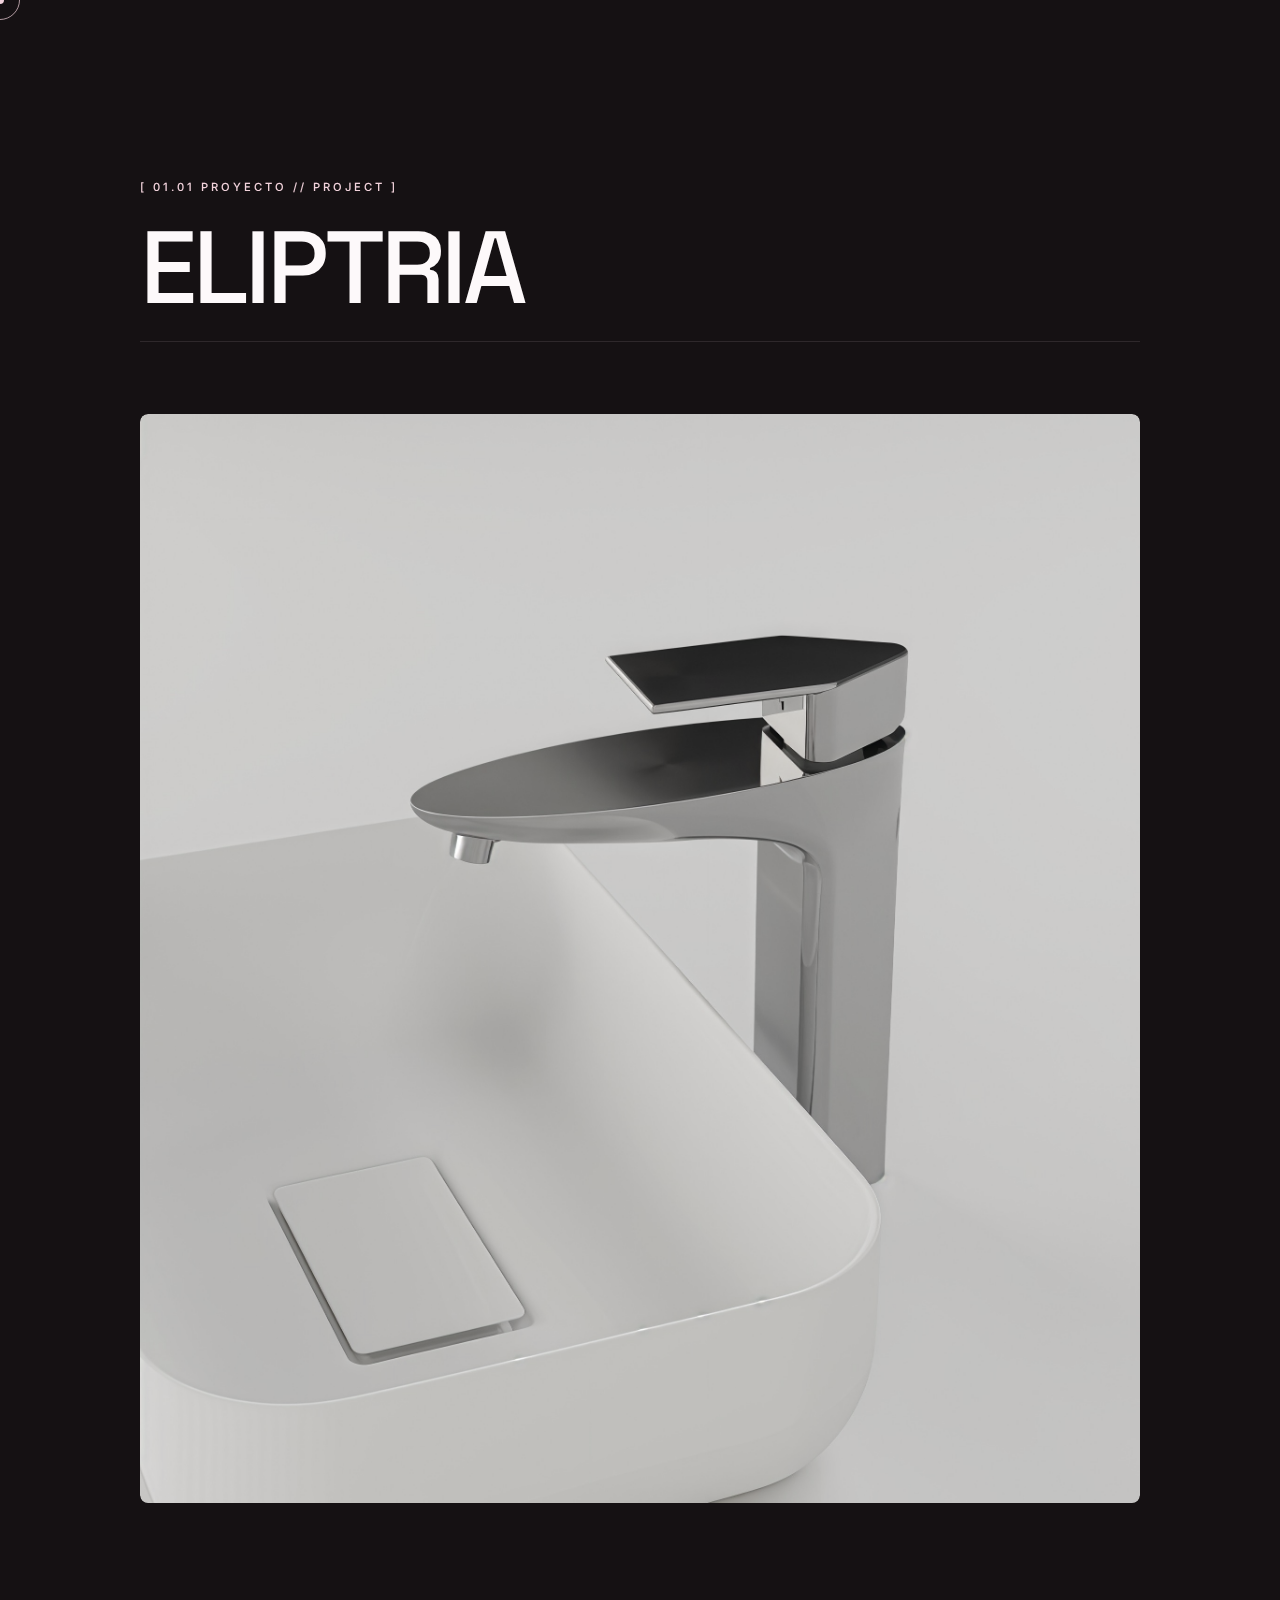
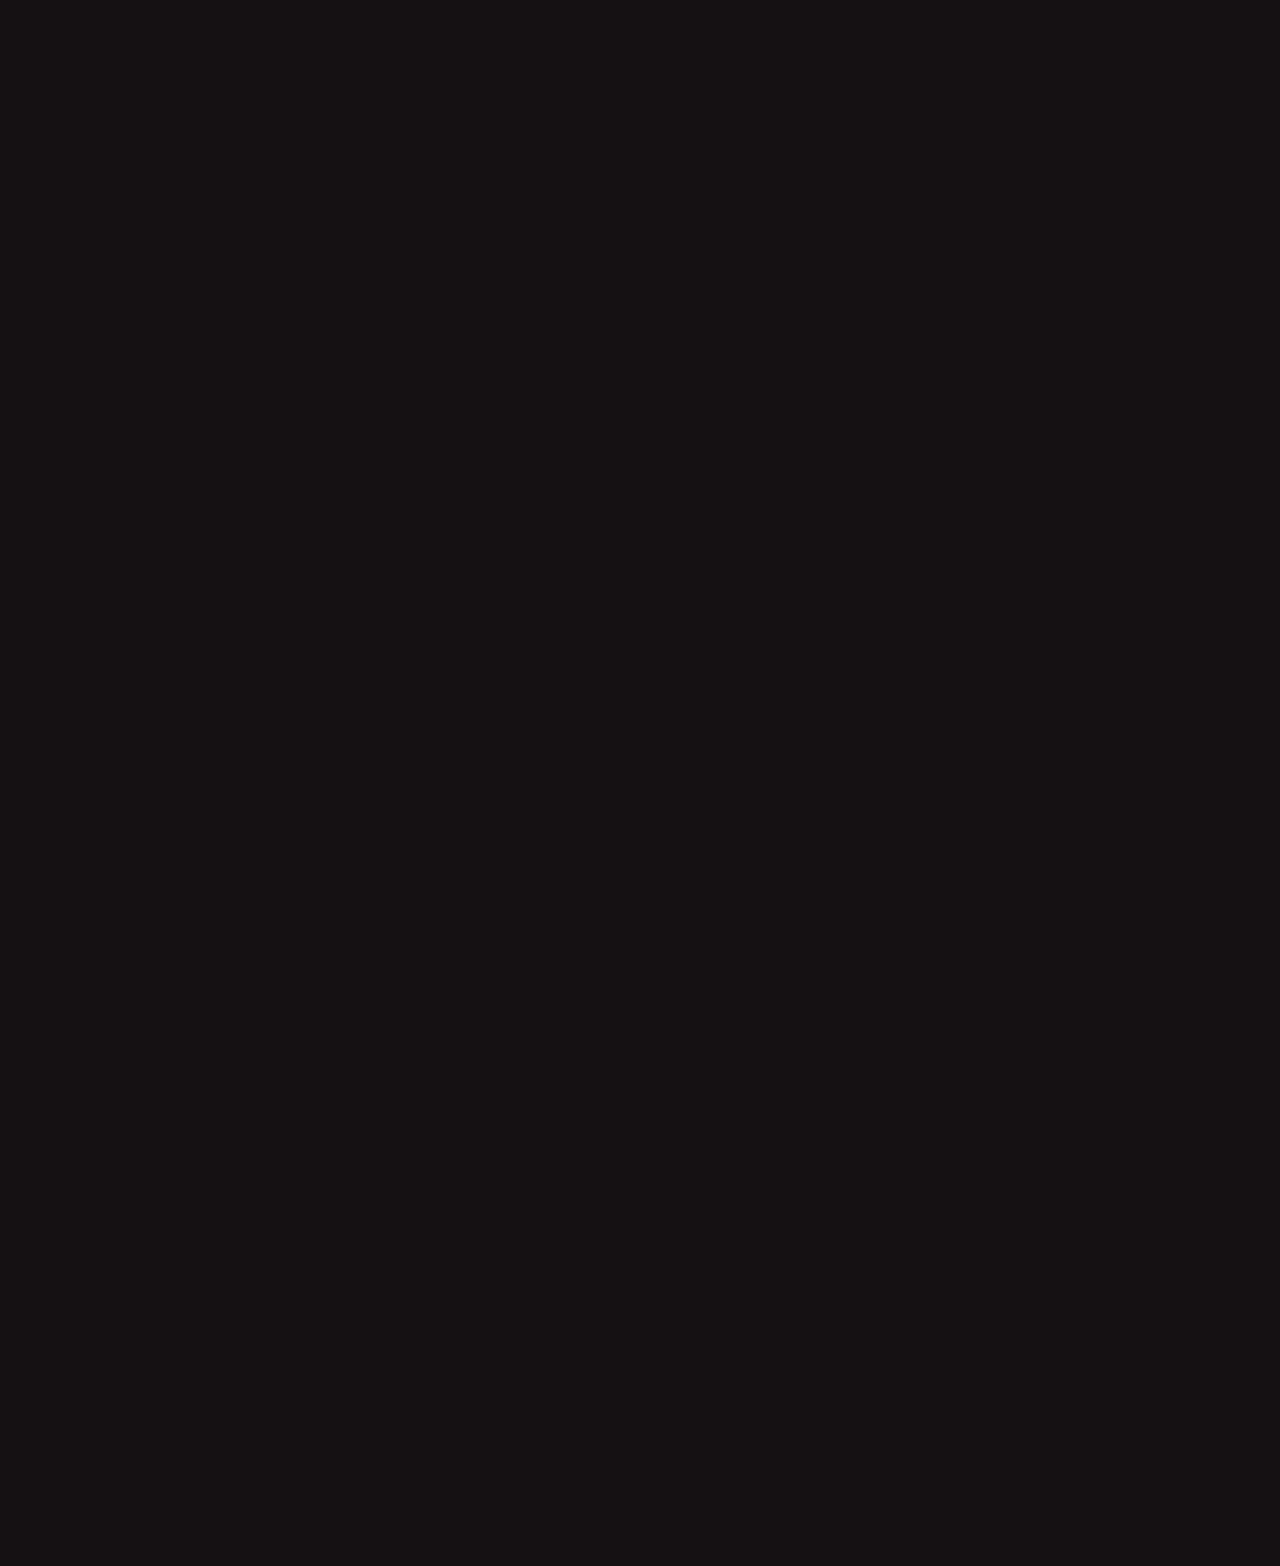
<file: eliptria.html>
<!DOCTYPE html>
<html lang="es" style="scroll-behavior: smooth;">
<head>
    <meta charset="UTF-8">
    <meta name="viewport" content="width=device-width, initial-scale=1.0, maximum-scale=1.0">
    <title>ELIPTRIA | M | B. // Proyecto</title>
    <link href="https://fonts.googleapis.com/css2?family=Inter:wght@300;400;500;600&family=Space+Grotesk:wght@400;500;700&display=swap" rel="stylesheet">
    <style>
        :root { --dark-abyss: #151113; --tech-grid: rgba(255, 240, 245, 0.03); --border-strict: rgba(230, 215, 220, 0.12); --white-solid: #FDF9FA; --dim-grey: #AFA5A8; --accent-pastel: #F2D3DC; --cursor-bg: rgba(216, 162, 179, 0.15); --font-massive: 'Space Grotesk', sans-serif; --font-data: 'Inter', sans-serif; }
        body.light-mode { --dark-abyss: #FCF9FA; --tech-grid: rgba(0, 0, 0, 0.03); --border-strict: rgba(0, 0, 0, 0.12); --white-solid: #221A1D; --dim-grey: #7B6F73; --accent-pastel: #B05574; --cursor-bg: rgba(194, 130, 150, 0.12); }
        * { margin: 0; padding: 0; box-sizing: border-box; }
        body { background-color: var(--dark-abyss); color: var(--white-solid); font-family: var(--font-data); overflow-x: hidden; -webkit-font-smoothing: antialiased; cursor: none; transition: background-color 0.4s ease, color 0.4s ease; }
        html[lang="en"] .lang-es, html[lang="es"] .lang-en { display: none !important; }
        ::-webkit-scrollbar { width: 4px; } ::-webkit-scrollbar-thumb { background: var(--border-strict); border-radius: 10px; }
        
        .overlay-architecture { position: fixed; top: 0; left: 0; width: 100vw; height: 100vh; background-image: linear-gradient(var(--tech-grid) 1px, transparent 1px), linear-gradient(90deg, var(--tech-grid) 1px, transparent 1px); background-size: 7vw 7vw; z-index: -1; pointer-events: none; opacity: 0; animation: bootGrid 1.2s cubic-bezier(0.16, 1, 0.3, 1) forwards; }
        @keyframes bootGrid { 0% { opacity: 0; transform: scale(1.05) translateY(20px); } 100% { opacity: 1; transform: scale(1) translateY(0); } }
        
        .reveal { opacity: 0; transform: translateY(60px) scale(0.95) rotateX(-5deg); filter: blur(10px); transition: opacity 0.6s ease, transform 0.8s cubic-bezier(0.175, 0.885, 0.32, 1.05), filter 0.6s ease; will-change: opacity, transform, filter; }
        .reveal.is-visible { opacity: 1; transform: translateY(0) scale(1) rotateX(0deg); filter: blur(0px); }
        .delay-050 { transition-delay: 30ms; } .delay-100 { transition-delay: 60ms; } .delay-150 { transition-delay: 90ms; } .delay-200 { transition-delay: 120ms; } .delay-250 { transition-delay: 150ms; } .delay-300 { transition-delay: 180ms; }
        
        #cursor-dot { width: 8px; height: 8px; background: var(--accent-pastel); border-radius: 50%; position: fixed; pointer-events: none; transform: translate(-50%, -50%); z-index: 9999; transition: opacity 0.2s;}
        #cursor-ring { width: 40px; height: 40px; border: 1px solid var(--accent-pastel); border-radius: 50%; position: fixed; pointer-events: none; opacity: 0.7; transform: translate(-50%, -50%); z-index: 9998; transition: width 0.2s cubic-bezier(0.2, 1, 0.3, 1), height 0.2s cubic-bezier(0.2, 1, 0.3, 1), background-color 0.2s, opacity 0.2s; }
        
        #main-header { position: fixed; top: 18px; left: 50%; transform: translateX(-50%); width: max-content; padding: 8px 12px 8px 24px; background: rgba(21, 17, 19, 0.78); backdrop-filter: blur(16px); border: 1px solid var(--border-strict); border-radius: 999px; display: flex; align-items: center; gap: 40px; z-index: 1000; animation: headerBoot 1s cubic-bezier(0.16, 1, 0.3, 1) 0.1s forwards; opacity: 0; transition: transform 0.3s cubic-bezier(0.16, 1, 0.3, 1), background-color 0.3s ease; }
        body.light-mode #main-header { background: rgba(252, 249, 250, 0.75); }
        @keyframes headerBoot { 0% { opacity: 0; top: -30px; } 100% { opacity: 1; top: 18px; } }
        .header-hidden { transform: translate(-50%, -150%) !important; }
        
        .back-link { color: var(--dim-grey); font-size: 0.8rem; letter-spacing: 1px; font-weight: 500; text-transform: uppercase; text-decoration: none; cursor: none; display: flex; align-items: center; gap: 8px; transition: color 0.2s ease, transform 0.2s ease; }
        .back-link span.arrow { font-size: 1.1rem; line-height: 1; margin-bottom: 2px; }
        .back-link:hover { color: var(--white-solid); transform: translateX(-3px); }
        .header-controls { display: flex; gap: 12px; align-items: center; }
        .header-btn { background: transparent; border: 1.2px solid var(--border-strict); color: var(--dim-grey); font-family: var(--font-data); font-size: 0.7rem; letter-spacing: 1.5px; border-radius: 40px; padding: 7px 18px; text-transform: uppercase; transition: all 0.2s ease; cursor: none; font-weight: 500; height: 34px; display: flex; align-items: center; justify-content: center; }
        .header-btn:hover { color: var(--dark-abyss); background: var(--accent-pastel); border-color: var(--accent-pastel); }
        .lang-switch-lbl { opacity: 0.4; font-weight: 400; transition: opacity 0.2s; }
        html[lang="es"] .lang-switch-lbl.es, html[lang="en"] .lang-switch-lbl.en { opacity: 1; font-weight: 700; color: var(--accent-pastel); }
        .lang-sep { opacity: 0.3; margin: 0 4px; pointer-events: none; }
        
        #content-layer { padding-top: 20vh; position: relative; z-index: 10; width: 100%; transition: opacity 0.3s, transform 0.3s, filter 0.3s; }
        .container { width: 90%; max-width: 1000px; margin: auto; padding-bottom: 10vh; }
        .section-label { font-size: 0.7rem; color: var(--accent-pastel); display: block; letter-spacing: 3px; font-weight: 500; text-transform: uppercase; margin-bottom: 25px; }
        .project-title { font-family: var(--font-massive); font-size: clamp(3rem, 8vw, 9vw); line-height: 0.95; font-weight: 500; letter-spacing: -0.04em; text-transform: uppercase; border-bottom: 1px solid var(--border-strict); padding-bottom: 25px; margin-bottom: 8vh; }
        
        .project-img-wrapper { width: 100%; overflow: hidden; border-radius: 8px; margin-bottom: 8vh; position: relative; cursor: none; }
        .project-img-wrapper img { width: 100%; height: auto; display: block; filter: grayscale(40%); clip-path: inset(12% 12% 12% 12% round 8px); transition: clip-path 0.8s cubic-bezier(0.16, 1, 0.3, 1), transform 0.8s cubic-bezier(0.16, 1, 0.3, 1), filter 0.4s ease; transform: scale(1.15); }
        .reveal.is-visible.project-img-wrapper img { clip-path: inset(0% 0% 0% 0% round 8px); transform: scale(1); }
        .project-img-wrapper:hover img { transform: scale(1.03); filter: grayscale(0%) brightness(1.02); }
        
        .project-text { font-size: 1.05rem; line-height: 1.7; color: var(--dim-grey); text-align: left; margin-bottom: 10vh; max-width: 800px; margin-left: 0; margin-right: 0; }
        footer { padding: 8vh 5vw; border-top: 1px solid var(--border-strict); display: flex; flex-direction: column; align-items: center; gap: 15px; text-align: center; margin-top: 5vh;}
        .footer-logo { font-family: var(--font-massive); font-size: 1.5rem; color: var(--white-solid); }
        .footer-text { font-family: var(--font-data); color: var(--dim-grey); font-size: 0.7rem; letter-spacing: 2px; text-transform: uppercase; }
    </style>
</head>
<body>
    <div class="overlay-architecture"></div>
    <div id="cursor-dot"></div><div id="cursor-ring"></div>
    <header id="main-header">
        <a href="index.html#portfolio" class="back-link hover-trigger"><span class="arrow">←</span><span class="lang-es">Volver</span><span class="lang-en">Back</span></a>
        <div class="header-controls">
            <button id="toggle-theme-btn" class="header-btn hover-trigger">☼ / ☾</button>
            <button id="toggle-lang-btn" class="header-btn hover-trigger"><span class="lang-switch-lbl es">ES</span><span class="lang-sep">|</span><span class="lang-switch-lbl en">EN</span></button>
        </div>
    </header>
    <main id="content-layer">
        <div class="container">
            <span class="section-label reveal">[ 01.01 PROYECTO // PROJECT ]</span>
            <h1 class="project-title reveal delay-050">ELIPTRIA</h1>
            <div class="project-img-wrapper reveal delay-100 hover-trigger"><img src="eliptria.jpg" alt="Grifería Eliptria"></div>
            <p class="project-text reveal delay-150">
                <span class="lang-es">Eliptria es un proyecto de diseño de grifería que explora la relación entre forma elíptica, ergonomía y eficiencia funcional. El diseño parte de una geometría limpia y fluida, buscando un equilibrio entre expresividad formal y simplicidad constructiva, con una clara vocación de integración en entornos domésticos contemporáneos.</span>
                <span class="lang-en">Eliptria is a faucet design project that explores the relationship between elliptical form, ergonomics and functional efficiency. The design is based on clean and fluid geometry, seeking a balance between formal expressiveness and constructive simplicity, with a clear intention to integrate into contemporary domestic environments.</span>
            </p>
            <div class="project-img-wrapper reveal delay-200 hover-trigger"><img src="planogrifo.jpg" alt="Plano técnico Eliptria" style="object-position: center; object-fit: contain; background: var(--tech-grid);"></div>
            <p class="project-text reveal delay-250">
                <span class="lang-es">A través del desarrollo técnico y constructivo, se ha trabajado especialmente la transición entre cuerpo, maneta y salida de agua, optimizando el control del caudal y la comodidad de uso. El proyecto combina criterios estéticos con viabilidad industrial, proponiendo una grifería funcional, elegante y coherente con los procesos de fabricación actuales.</span>
                <span class="lang-en">Through technical and constructive development, special attention has been given to the transition between the body, handle and water outlet, optimizing flow control and user comfort. The project combines aesthetic criteria with industrial feasibility, proposing a functional and elegant faucet aligned with current manufacturing processes.</span>
            </p>
        </div>
        <footer class="reveal delay-100"><div class="footer-logo">M | B.</div><div class="footer-text"><span class="lang-es">Borbála Major · Ingeniera en diseño industrial</span><span class="lang-en">Borbála Major · Industrial Design Engineer</span></div></footer>
    </main>
    <script>
        document.addEventListener('DOMContentLoaded', () => {
            if ('scrollRestoration' in history) { history.scrollRestoration = 'manual'; } window.scrollTo(0, 0);
            const curDot = document.getElementById('cursor-dot'), curRing = document.getElementById('cursor-ring');
            let mX = 0, mY = 0, rX = 0, rY = 0;
            document.addEventListener('mousemove', e => { mX = e.clientX; mY = e.clientY; curDot.style.left = `${mX}px`; curDot.style.top = `${mY}px`; });
            const loop = () => { rX += (mX - rX) * 0.15; rY += (mY - rY) * 0.15; curRing.style.left = `${rX}px`; curRing.style.top = `${rY}px`; requestAnimationFrame(loop); }; loop();
            document.querySelectorAll('.hover-trigger, button, a').forEach(el => {
                el.addEventListener('mouseenter', () => { curRing.style.width = '64px'; curRing.style.height = '64px'; curRing.style.backgroundColor = getComputedStyle(document.body).getPropertyValue('--cursor-bg').trim(); curRing.style.borderWidth = '0'; curDot.style.opacity = '0.3'; });
                el.addEventListener('mouseleave', () => { curRing.style.width = '40px'; curRing.style.height = '40px'; curRing.style.backgroundColor = 'transparent'; curRing.style.borderWidth = '1px'; curDot.style.opacity = '1'; });
            });
            const observer = new IntersectionObserver(entries => { entries.forEach(entry => { if(entry.isIntersecting) { entry.target.classList.add('is-visible'); observer.unobserve(entry.target); }}); }, { threshold: 0.1 });
            document.querySelectorAll('.reveal').forEach(el => observer.observe(el));
            document.getElementById('toggle-theme-btn').addEventListener('click', () => document.body.classList.toggle('light-mode'));
            let curLang = 'es'; document.getElementById('toggle-lang-btn').addEventListener('click', () => {
                const layer = document.getElementById('content-layer');
                layer.style.transition = 'opacity 0.3s cubic-bezier(0.8, 0, 0.2, 1), transform 0.3s cubic-bezier(0.8, 0, 0.2, 1), filter 0.3s cubic-bezier(0.8, 0, 0.2, 1)';
                layer.style.opacity = '0'; layer.style.transform = 'translateY(15px) scale(0.97)'; layer.style.filter = 'blur(10px)';
                setTimeout(() => { curLang = curLang === 'es' ? 'en' : 'es'; document.documentElement.lang = curLang; layer.style.opacity = '1'; layer.style.transform = 'translateY(0) scale(1)'; layer.style.filter = 'blur(0)'; setTimeout(() => { layer.style.transition = ''; }, 350); }, 250);
            });
            let lastS = 0; const h = document.getElementById('main-header');
            window.addEventListener('scroll', () => { const s = window.scrollY; if(s > lastS && s > 60) h.classList.add('header-hidden'); else h.classList.remove('header-hidden'); lastS = s; }, {passive:true});
        });
    </script>
</body>
</html>
</file>
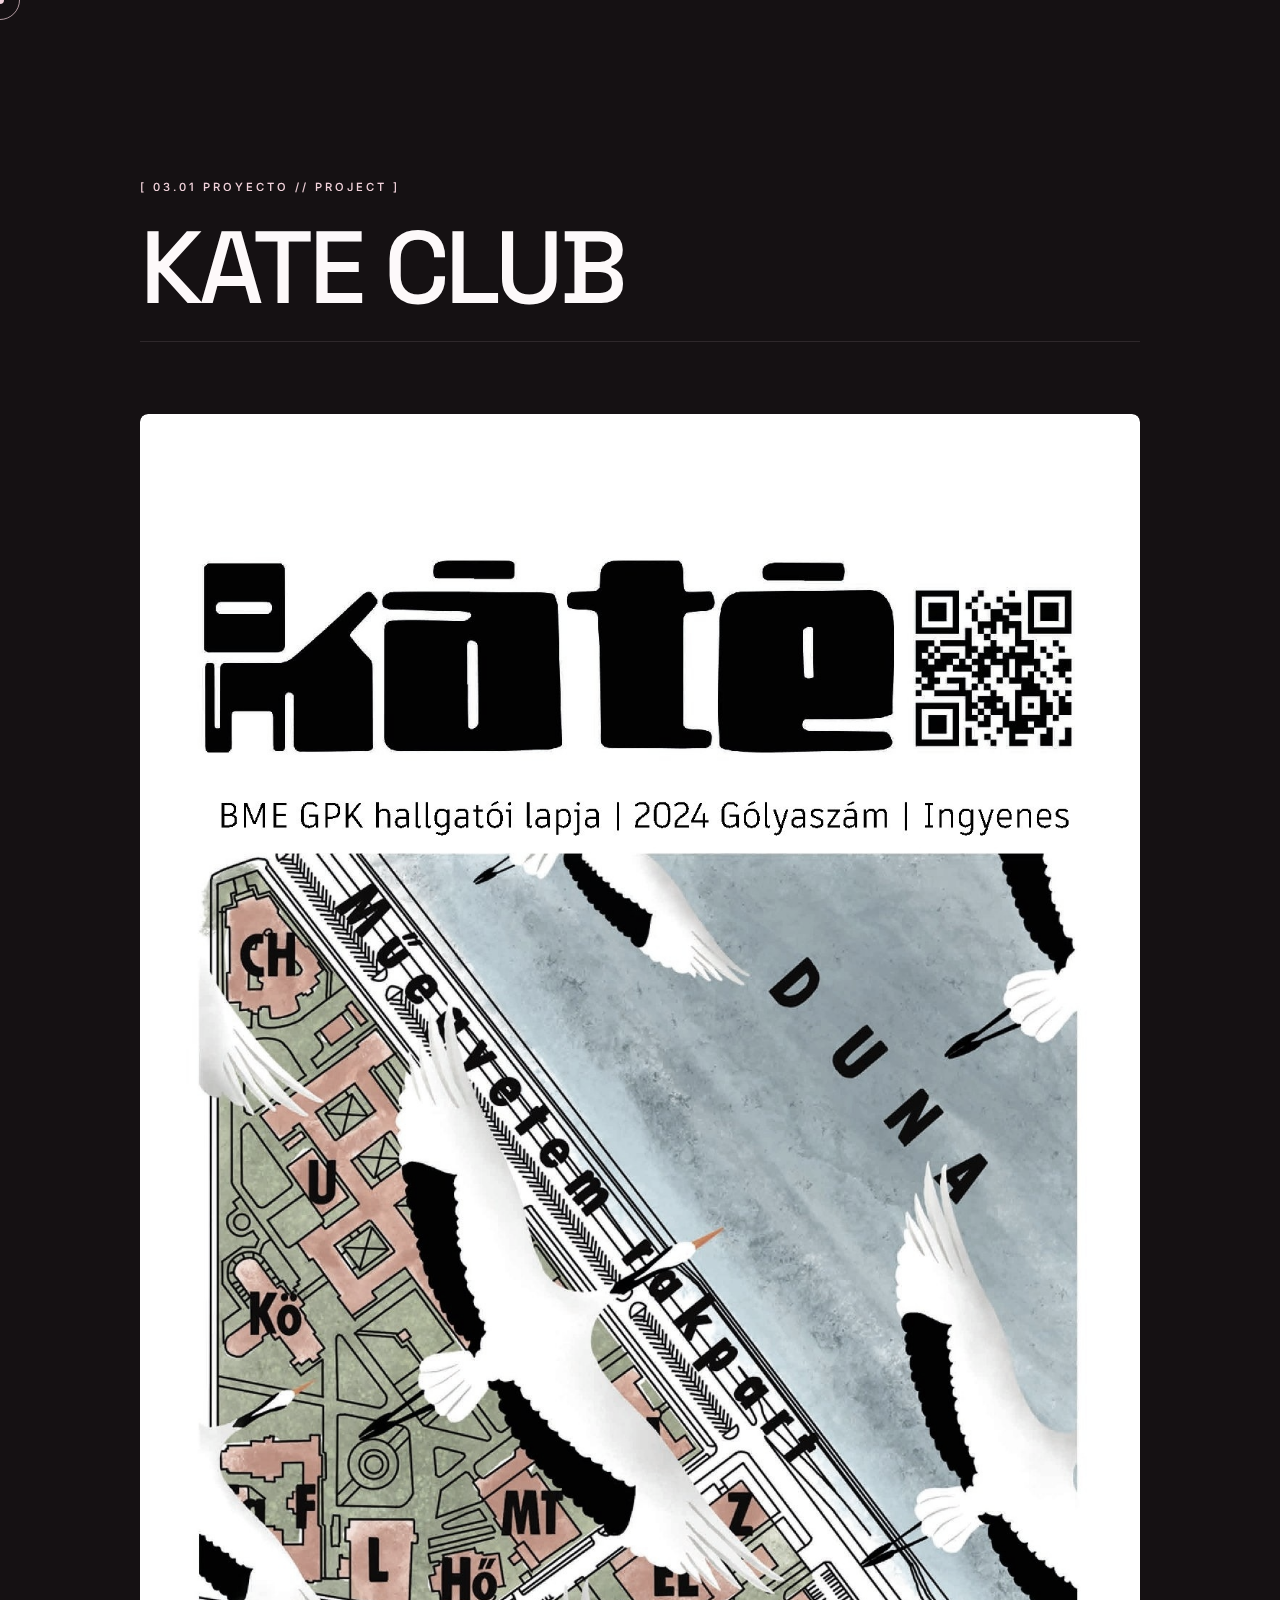
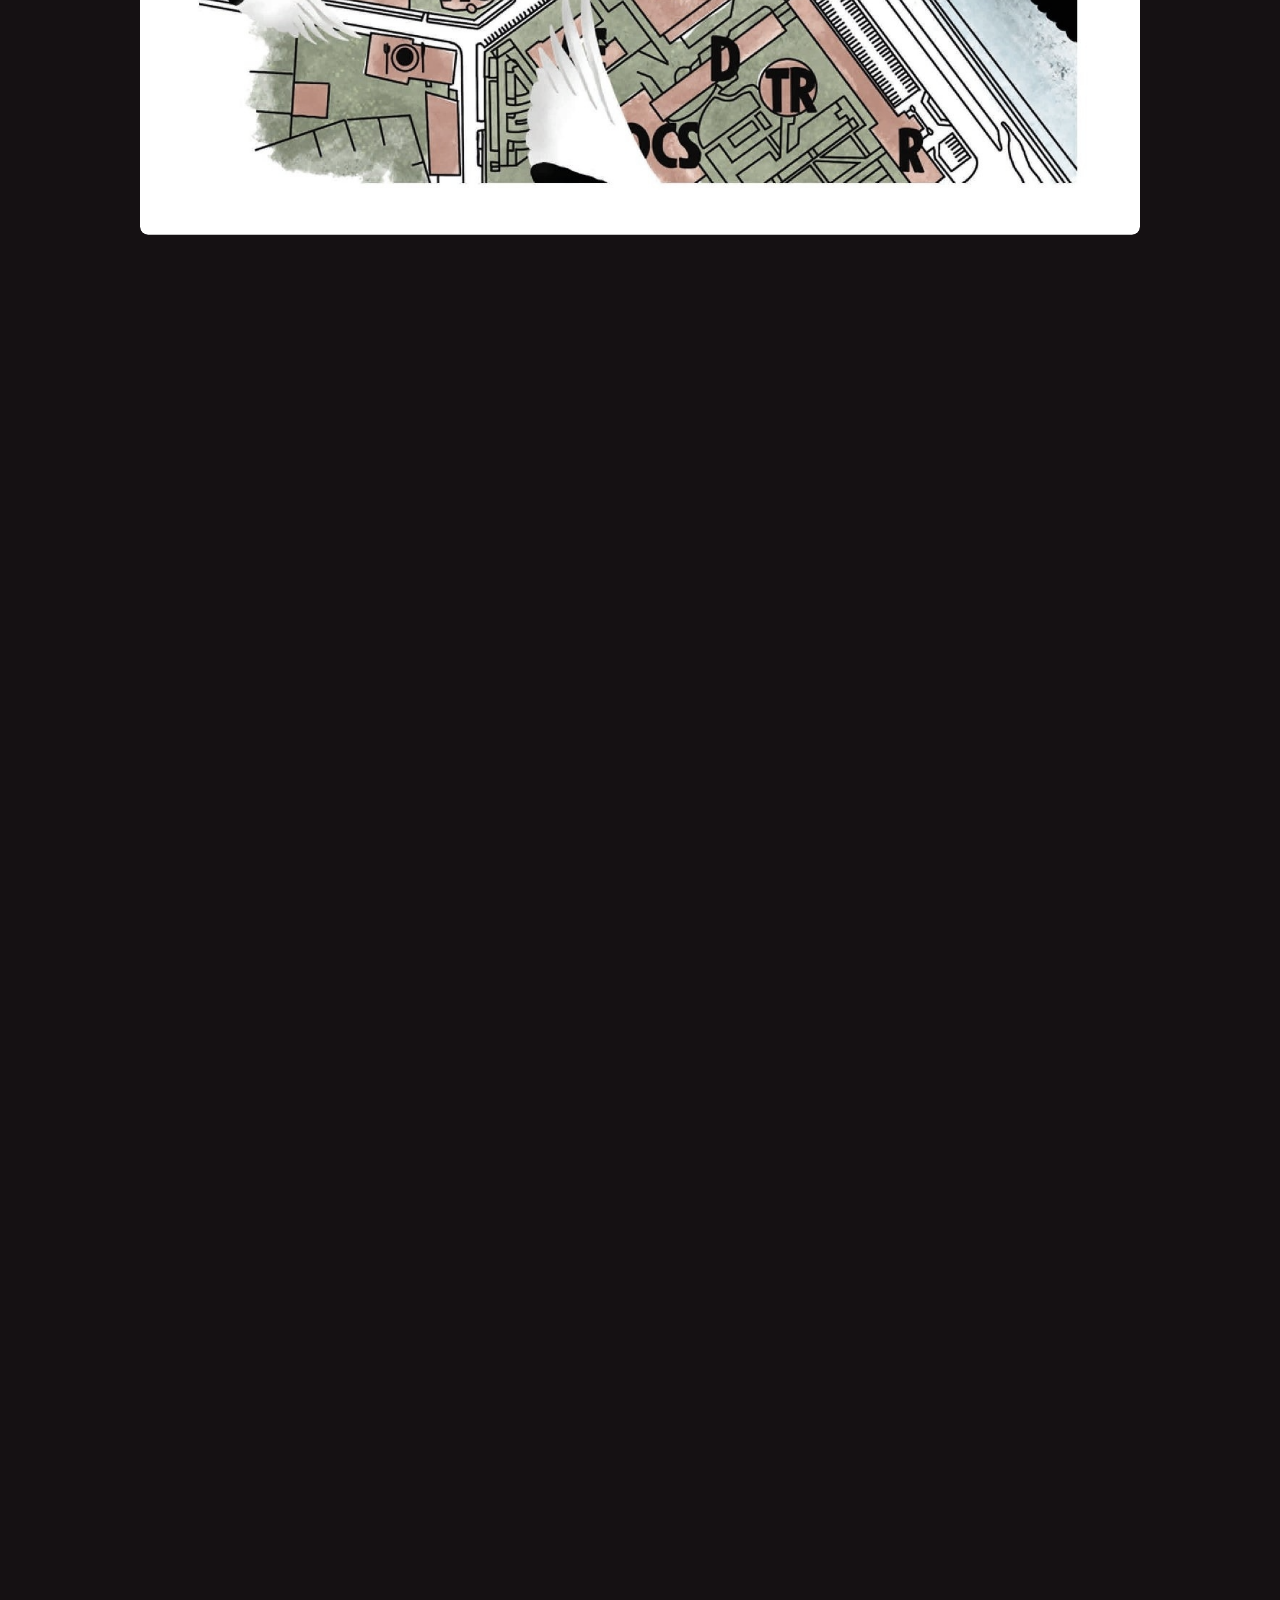
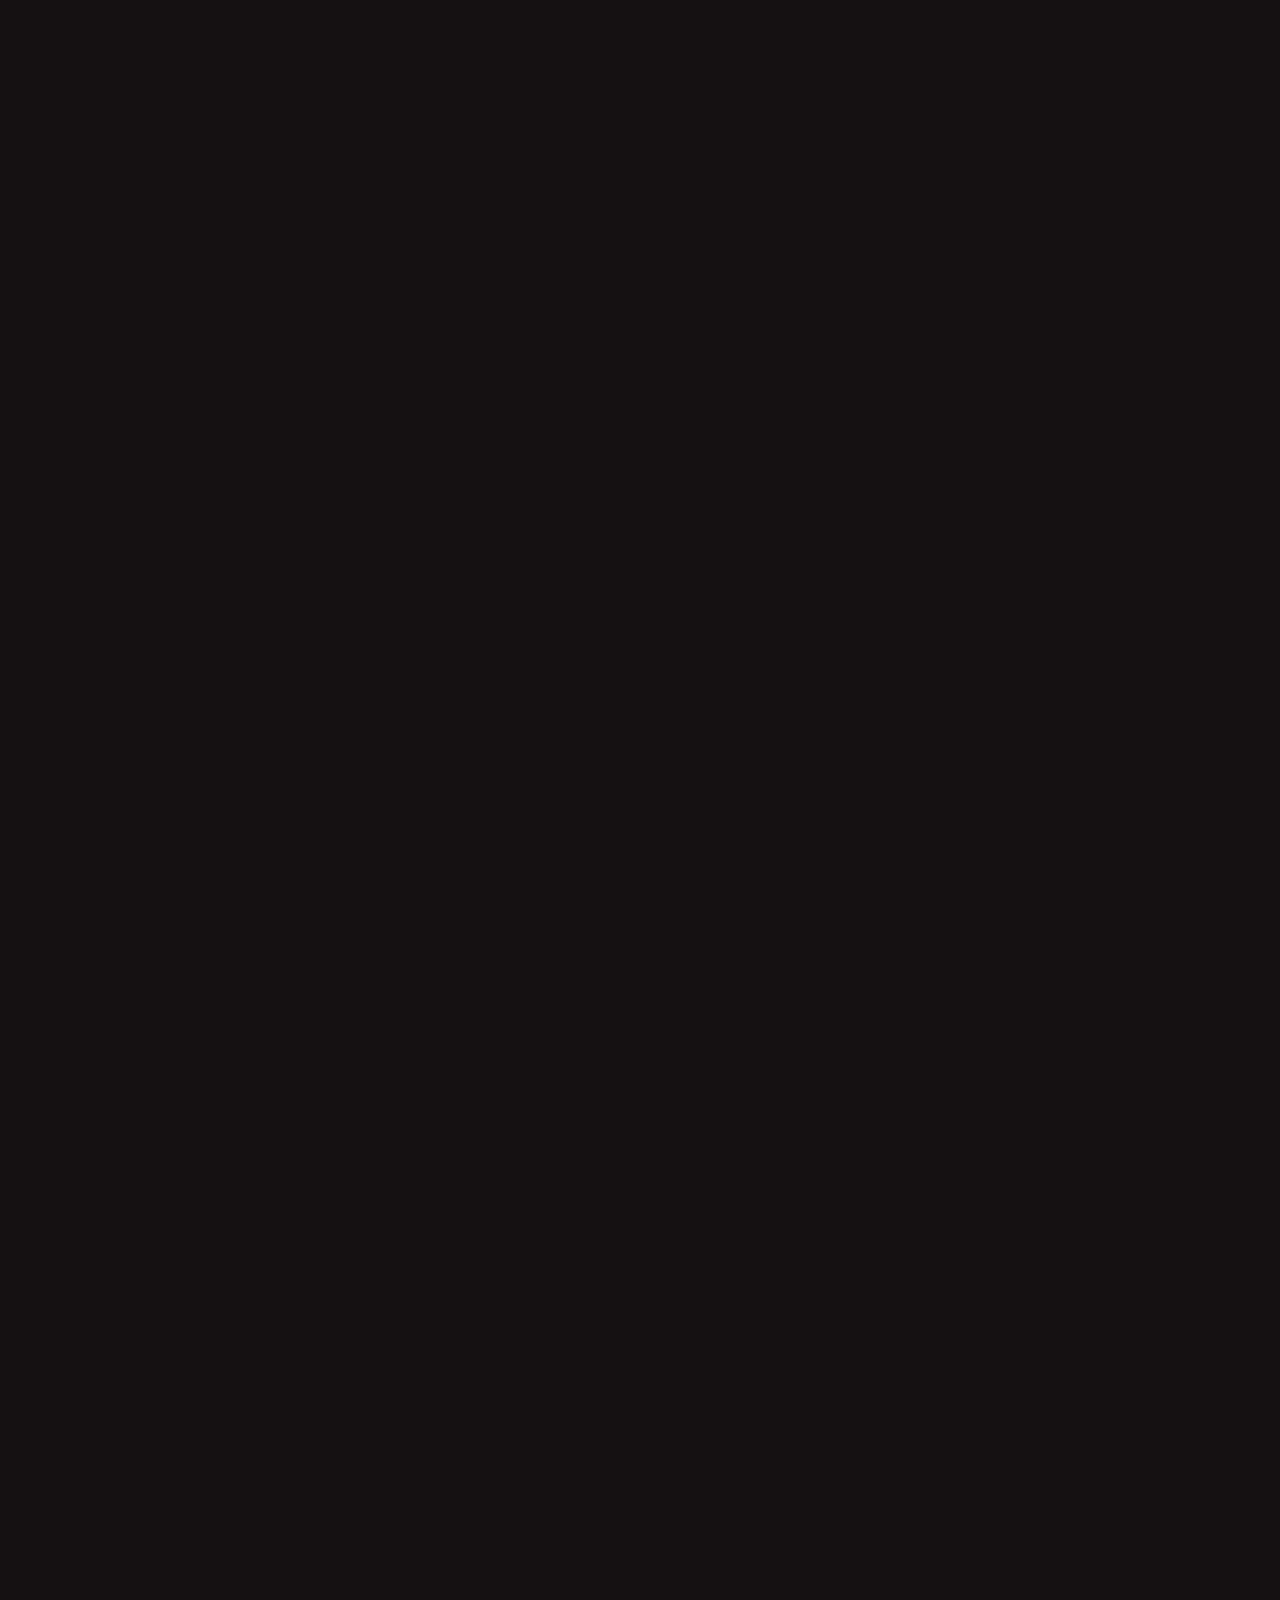
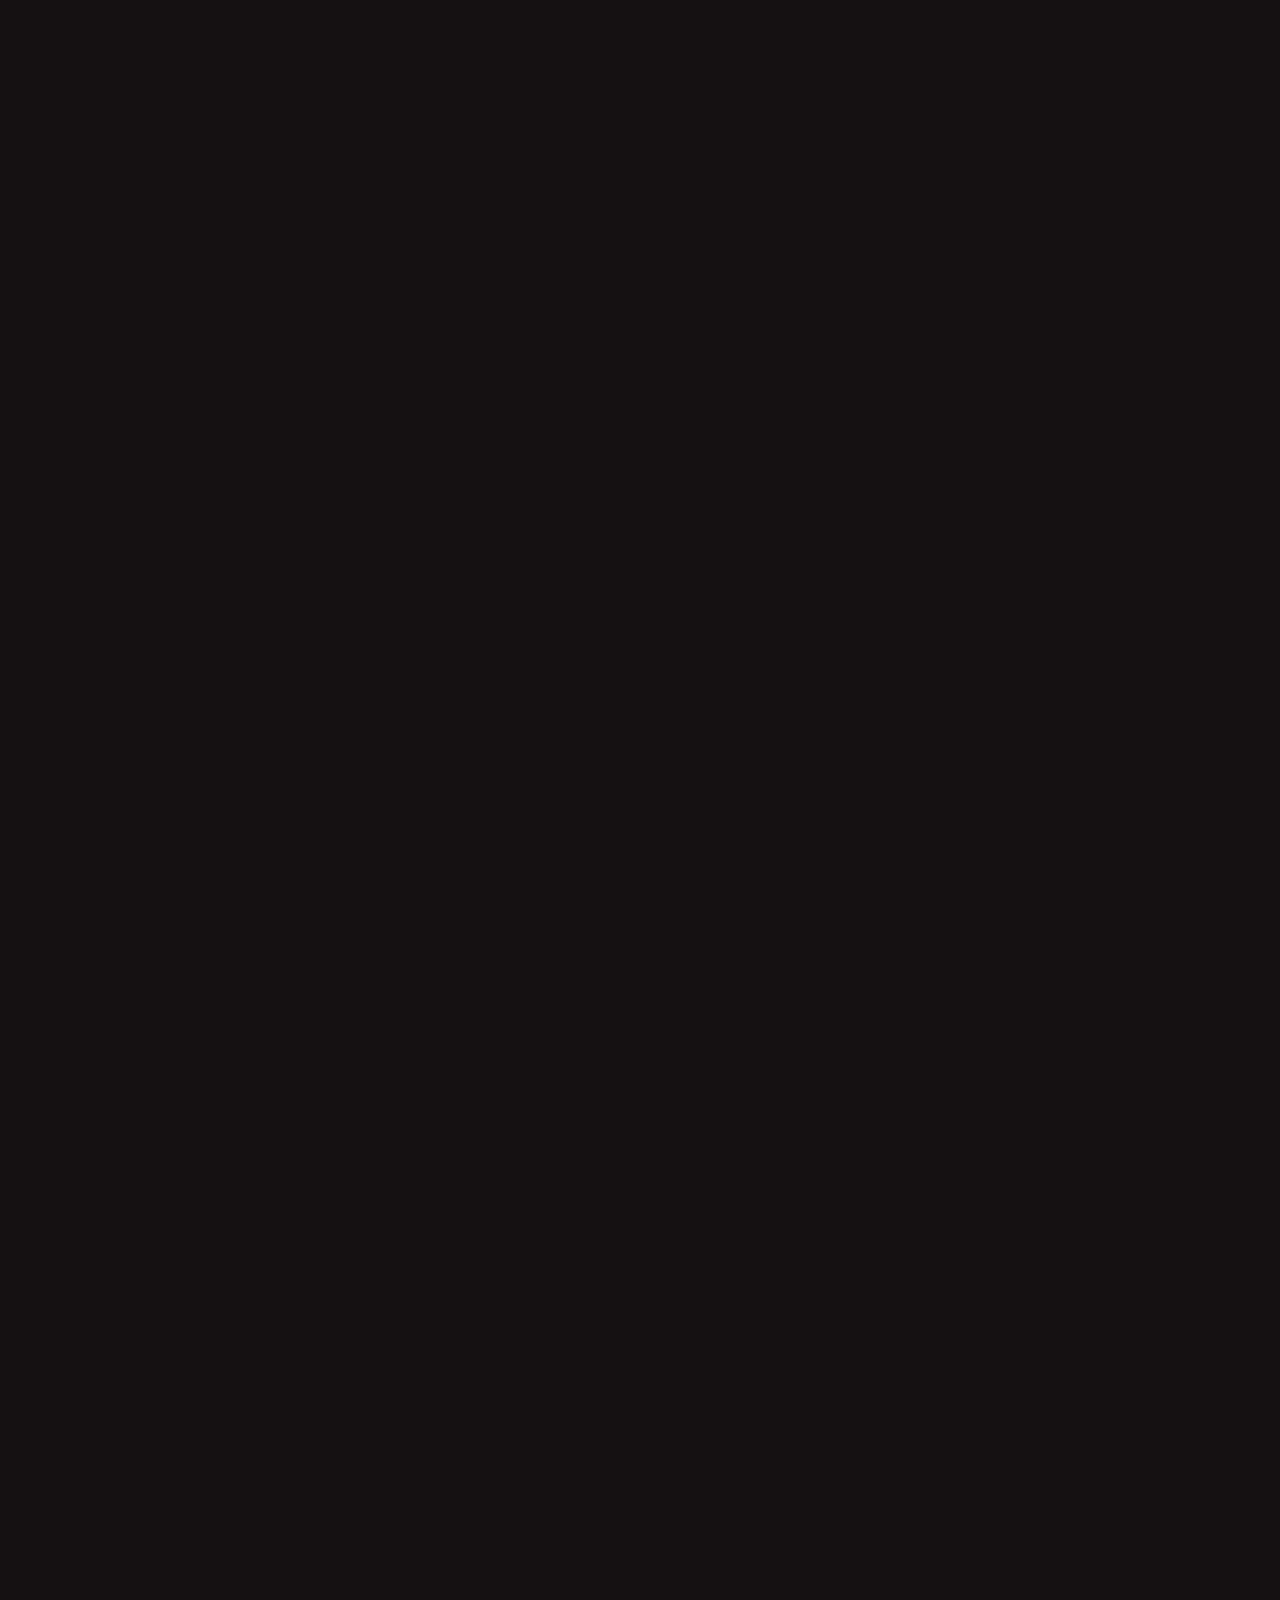
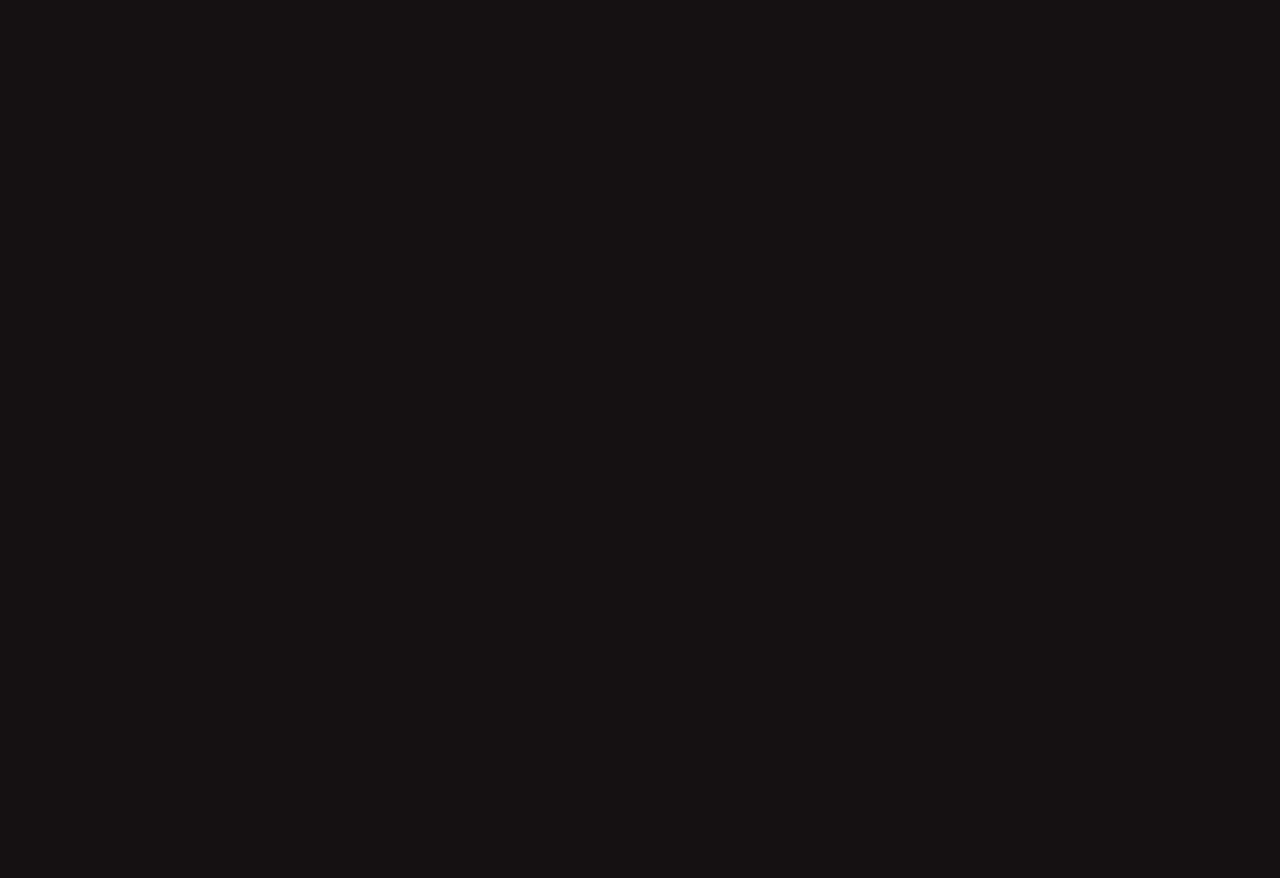
<file: kateclub.html>
<!DOCTYPE html>
<html lang="es" style="scroll-behavior: smooth;">
<head>
    <meta charset="UTF-8">
    <meta name="viewport" content="width=device-width, initial-scale=1.0, maximum-scale=1.0">
    <title>KATE CLUB | M | B. // Proyecto</title>
    <link href="https://fonts.googleapis.com/css2?family=Inter:wght@300;400;500;600&family=Space+Grotesk:wght@400;500;700&display=swap" rel="stylesheet">
    <style>
        :root { --dark-abyss: #151113; --tech-grid: rgba(255, 240, 245, 0.03); --border-strict: rgba(230, 215, 220, 0.12); --white-solid: #FDF9FA; --dim-grey: #AFA5A8; --accent-pastel: #F2D3DC; --cursor-bg: rgba(216, 162, 179, 0.15); --font-massive: 'Space Grotesk', sans-serif; --font-data: 'Inter', sans-serif; }
        body.light-mode { --dark-abyss: #FCF9FA; --tech-grid: rgba(0, 0, 0, 0.03); --border-strict: rgba(0, 0, 0, 0.12); --white-solid: #221A1D; --dim-grey: #7B6F73; --accent-pastel: #B05574; --cursor-bg: rgba(194, 130, 150, 0.12); }
        * { margin: 0; padding: 0; box-sizing: border-box; }
        body { background-color: var(--dark-abyss); color: var(--white-solid); font-family: var(--font-data); overflow-x: hidden; -webkit-font-smoothing: antialiased; cursor: none; transition: background-color 0.4s ease, color 0.4s ease; }
        html[lang="en"] .lang-es, html[lang="es"] .lang-en { display: none !important; }
        ::-webkit-scrollbar { width: 4px; } ::-webkit-scrollbar-thumb { background: var(--border-strict); border-radius: 10px; }
        
        .overlay-architecture { position: fixed; top: 0; left: 0; width: 100vw; height: 100vh; background-image: linear-gradient(var(--tech-grid) 1px, transparent 1px), linear-gradient(90deg, var(--tech-grid) 1px, transparent 1px); background-size: 7vw 7vw; z-index: -1; pointer-events: none; opacity: 0; animation: bootGrid 1.2s cubic-bezier(0.16, 1, 0.3, 1) forwards; }
        @keyframes bootGrid { 0% { opacity: 0; transform: scale(1.05) translateY(20px); } 100% { opacity: 1; transform: scale(1) translateY(0); } }
        
        .reveal { opacity: 0; transform: translateY(60px) scale(0.95) rotateX(-5deg); filter: blur(10px); transition: opacity 0.6s ease, transform 0.8s cubic-bezier(0.175, 0.885, 0.32, 1.05), filter 0.6s ease; will-change: opacity, transform, filter; }
        .reveal.is-visible { opacity: 1; transform: translateY(0) scale(1) rotateX(0deg); filter: blur(0px); }
        .delay-050 { transition-delay: 30ms; } .delay-100 { transition-delay: 60ms; } .delay-150 { transition-delay: 90ms; } .delay-200 { transition-delay: 120ms; } .delay-250 { transition-delay: 150ms; } .delay-300 { transition-delay: 180ms; }
        
        #cursor-dot { width: 8px; height: 8px; background: var(--accent-pastel); border-radius: 50%; position: fixed; pointer-events: none; transform: translate(-50%, -50%); z-index: 9999; transition: opacity 0.2s;}
        #cursor-ring { width: 40px; height: 40px; border: 1px solid var(--accent-pastel); border-radius: 50%; position: fixed; pointer-events: none; opacity: 0.7; transform: translate(-50%, -50%); z-index: 9998; transition: width 0.2s cubic-bezier(0.2, 1, 0.3, 1), height 0.2s cubic-bezier(0.2, 1, 0.3, 1), background-color 0.2s, opacity 0.2s; }
        
        #main-header { position: fixed; top: 18px; left: 50%; transform: translateX(-50%); width: max-content; padding: 8px 12px 8px 24px; background: rgba(21, 17, 19, 0.78); backdrop-filter: blur(16px); border: 1px solid var(--border-strict); border-radius: 999px; display: flex; align-items: center; gap: 40px; z-index: 1000; animation: headerBoot 1s cubic-bezier(0.16, 1, 0.3, 1) 0.1s forwards; opacity: 0; transition: transform 0.3s cubic-bezier(0.16, 1, 0.3, 1), background-color 0.3s ease; }
        body.light-mode #main-header { background: rgba(252, 249, 250, 0.75); }
        @keyframes headerBoot { 0% { opacity: 0; top: -30px; } 100% { opacity: 1; top: 18px; } }
        .header-hidden { transform: translate(-50%, -150%) !important; }
        
        .back-link { color: var(--dim-grey); font-size: 0.8rem; letter-spacing: 1px; font-weight: 500; text-transform: uppercase; text-decoration: none; cursor: none; display: flex; align-items: center; gap: 8px; transition: color 0.2s ease, transform 0.2s ease; }
        .back-link span.arrow { font-size: 1.1rem; line-height: 1; margin-bottom: 2px; }
        .back-link:hover { color: var(--white-solid); transform: translateX(-3px); }
        .header-controls { display: flex; gap: 12px; align-items: center; }
        .header-btn { background: transparent; border: 1.2px solid var(--border-strict); color: var(--dim-grey); font-family: var(--font-data); font-size: 0.7rem; letter-spacing: 1.5px; border-radius: 40px; padding: 7px 18px; text-transform: uppercase; transition: all 0.2s ease; cursor: none; font-weight: 500; height: 34px; display: flex; align-items: center; justify-content: center; }
        .header-btn:hover { color: var(--dark-abyss); background: var(--accent-pastel); border-color: var(--accent-pastel); }
        .lang-switch-lbl { opacity: 0.4; font-weight: 400; transition: opacity 0.2s; }
        html[lang="es"] .lang-switch-lbl.es, html[lang="en"] .lang-switch-lbl.en { opacity: 1; font-weight: 700; color: var(--accent-pastel); }
        .lang-sep { opacity: 0.3; margin: 0 4px; pointer-events: none; }
        
        #content-layer { padding-top: 20vh; position: relative; z-index: 10; width: 100%; transition: opacity 0.3s, transform 0.3s, filter 0.3s; }
        .container { width: 90%; max-width: 1000px; margin: auto; padding-bottom: 10vh; }
        .section-label { font-size: 0.7rem; color: var(--accent-pastel); display: block; letter-spacing: 3px; font-weight: 500; text-transform: uppercase; margin-bottom: 25px; }
        .project-title { font-family: var(--font-massive); font-size: clamp(3rem, 8vw, 9vw); line-height: 0.95; font-weight: 500; letter-spacing: -0.04em; text-transform: uppercase; border-bottom: 1px solid var(--border-strict); padding-bottom: 25px; margin-bottom: 8vh; }
        
        .project-img-wrapper { width: 100%; overflow: hidden; border-radius: 8px; margin-bottom: 8vh; position: relative; cursor: none; }
        .project-img-wrapper img { width: 100%; height: auto; display: block; filter: grayscale(40%); clip-path: inset(12% 12% 12% 12% round 8px); transition: clip-path 0.8s cubic-bezier(0.16, 1, 0.3, 1), transform 0.8s cubic-bezier(0.16, 1, 0.3, 1), filter 0.4s ease; transform: scale(1.15); }
        .reveal.is-visible.project-img-wrapper img { clip-path: inset(0% 0% 0% 0% round 8px); transform: scale(1); }
        .project-img-wrapper:hover img { transform: scale(1.03); filter: grayscale(0%) brightness(1.02); }
        
        .project-text { font-size: 1.05rem; line-height: 1.7; color: var(--dim-grey); text-align: left; margin-bottom: 10vh; max-width: 800px; margin-left: 0; margin-right: 0; }
        footer { padding: 8vh 5vw; border-top: 1px solid var(--border-strict); display: flex; flex-direction: column; align-items: center; gap: 15px; text-align: center; margin-top: 5vh;}
        .footer-logo { font-family: var(--font-massive); font-size: 1.5rem; color: var(--white-solid); }
        .footer-text { font-family: var(--font-data); color: var(--dim-grey); font-size: 0.7rem; letter-spacing: 2px; text-transform: uppercase; }
    </style>
</head>
<body>
    <div class="overlay-architecture"></div>
    <div id="cursor-dot"></div><div id="cursor-ring"></div>
    <header id="main-header">
        <a href="index.html#portfolio" class="back-link hover-trigger"><span class="arrow">←</span><span class="lang-es">Volver</span><span class="lang-en">Back</span></a>
        <div class="header-controls">
            <button id="toggle-theme-btn" class="header-btn hover-trigger">☼ / ☾</button>
            <button id="toggle-lang-btn" class="header-btn hover-trigger"><span class="lang-switch-lbl es">ES</span><span class="lang-sep">|</span><span class="lang-switch-lbl en">EN</span></button>
        </div>
    </header>
    <main id="content-layer">
        <div class="container">
            <span class="section-label reveal">[ 03.01 PROYECTO // PROJECT ]</span>
            <h1 class="project-title reveal delay-050">KATE CLUB</h1>
            <div class="project-img-wrapper reveal delay-100 hover-trigger"><img src="cartel4.jpg" alt="Kate Club Portada"></div>
            <p class="project-text reveal delay-150">
                <span class="lang-es">El Kate Club es una comunidad de la Facultad de Ingeniería Mecánica de la universidad dedicada al periodismo estudiantil. Formo parte del grupo desde el inicio de mis estudios universitarios, participando tanto en la redacción de artículos como en el desarrollo de contenidos gráficos.</span>
                <span class="lang-en">The Kate Club is a community of the Faculty of Mechanical Engineering dedicated to student journalism. I contribute to the group by writing articles and developing graphic content.</span>
            </p>
            <div class="project-img-wrapper reveal delay-200 hover-trigger"><img src="cartel1.jpg" alt="Diseño"></div>
            <p class="project-text reveal delay-250">
                <span class="lang-es">Mi principal responsabilidad gráfica fue el diseño de las portadas previas a la publicación de cada edición. Cada una fue diseñada teniendo en cuenta el contenido editorial para captar la atención de los lectores y reflejar la energía del club.</span>
                <span class="lang-en">My main graphic responsibility was designing the covers prior to each edition. Each cover was designed considering the editorial content to capture the readers' attention and reflect the club's energy.</span>
            </p>
            <div class="project-img-wrapper reveal delay-300 hover-trigger"><img src="cartel3.jpg" alt="Portada Varias"></div>
            <p class="project-text reveal delay-300">
                <span class="lang-es">Cada portada fue diseñada teniendo en cuenta tanto el contenido editorial como la época del año, con la intención de captar la atención de los lectores y reflejar el enfoque y la energía del Kate Club.</span>
                <span class="lang-en">Each cover was designed considering both the editorial content and the time of year, with the intention of capturing the readers' attention and reflecting the focus and energy of the Kate Club.</span>
            </p>
            <div class="project-img-wrapper reveal delay-300 hover-trigger"><img src="cartel2.jpg" alt="Poster Kate Club"></div>
        </div>
        <footer class="reveal delay-100"><div class="footer-logo">M | B.</div><div class="footer-text"><span class="lang-es">Borbála Major · Ingeniera en diseño industrial</span><span class="lang-en">Borbála Major · Industrial Design Engineer</span></div></footer>
    </main>
    <script>
        document.addEventListener('DOMContentLoaded', () => {
            if ('scrollRestoration' in history) { history.scrollRestoration = 'manual'; } window.scrollTo(0, 0);
            const curDot = document.getElementById('cursor-dot'), curRing = document.getElementById('cursor-ring');
            let mX = 0, mY = 0, rX = 0, rY = 0;
            document.addEventListener('mousemove', e => { mX = e.clientX; mY = e.clientY; curDot.style.left = `${mX}px`; curDot.style.top = `${mY}px`; });
            const loop = () => { rX += (mX - rX) * 0.15; rY += (mY - rY) * 0.15; curRing.style.left = `${rX}px`; curRing.style.top = `${rY}px`; requestAnimationFrame(loop); }; loop();
            document.querySelectorAll('.hover-trigger, button, a').forEach(el => {
                el.addEventListener('mouseenter', () => { curRing.style.width = '64px'; curRing.style.height = '64px'; curRing.style.backgroundColor = getComputedStyle(document.body).getPropertyValue('--cursor-bg').trim(); curRing.style.borderWidth = '0'; curDot.style.opacity = '0.3'; });
                el.addEventListener('mouseleave', () => { curRing.style.width = '40px'; curRing.style.height = '40px'; curRing.style.backgroundColor = 'transparent'; curRing.style.borderWidth = '1px'; curDot.style.opacity = '1'; });
            });
            const observer = new IntersectionObserver(entries => { entries.forEach(entry => { if(entry.isIntersecting) { entry.target.classList.add('is-visible'); observer.unobserve(entry.target); }}); }, { threshold: 0.1 });
            document.querySelectorAll('.reveal').forEach(el => observer.observe(el));
            document.getElementById('toggle-theme-btn').addEventListener('click', () => document.body.classList.toggle('light-mode'));
            let curLang = 'es'; document.getElementById('toggle-lang-btn').addEventListener('click', () => {
                const layer = document.getElementById('content-layer');
                layer.style.transition = 'opacity 0.3s cubic-bezier(0.8, 0, 0.2, 1), transform 0.3s cubic-bezier(0.8, 0, 0.2, 1), filter 0.3s cubic-bezier(0.8, 0, 0.2, 1)';
                layer.style.opacity = '0'; layer.style.transform = 'translateY(15px) scale(0.97)'; layer.style.filter = 'blur(10px)';
                setTimeout(() => { curLang = curLang === 'es' ? 'en' : 'es'; document.documentElement.lang = curLang; layer.style.opacity = '1'; layer.style.transform = 'translateY(0) scale(1)'; layer.style.filter = 'blur(0)'; setTimeout(() => { layer.style.transition = ''; }, 350); }, 250);
            });
            let lastS = 0; const h = document.getElementById('main-header');
            window.addEventListener('scroll', () => { const s = window.scrollY; if(s > lastS && s > 60) h.classList.add('header-hidden'); else h.classList.remove('header-hidden'); lastS = s; }, {passive:true});
        });
    </script>
</body>
</html>
</file>
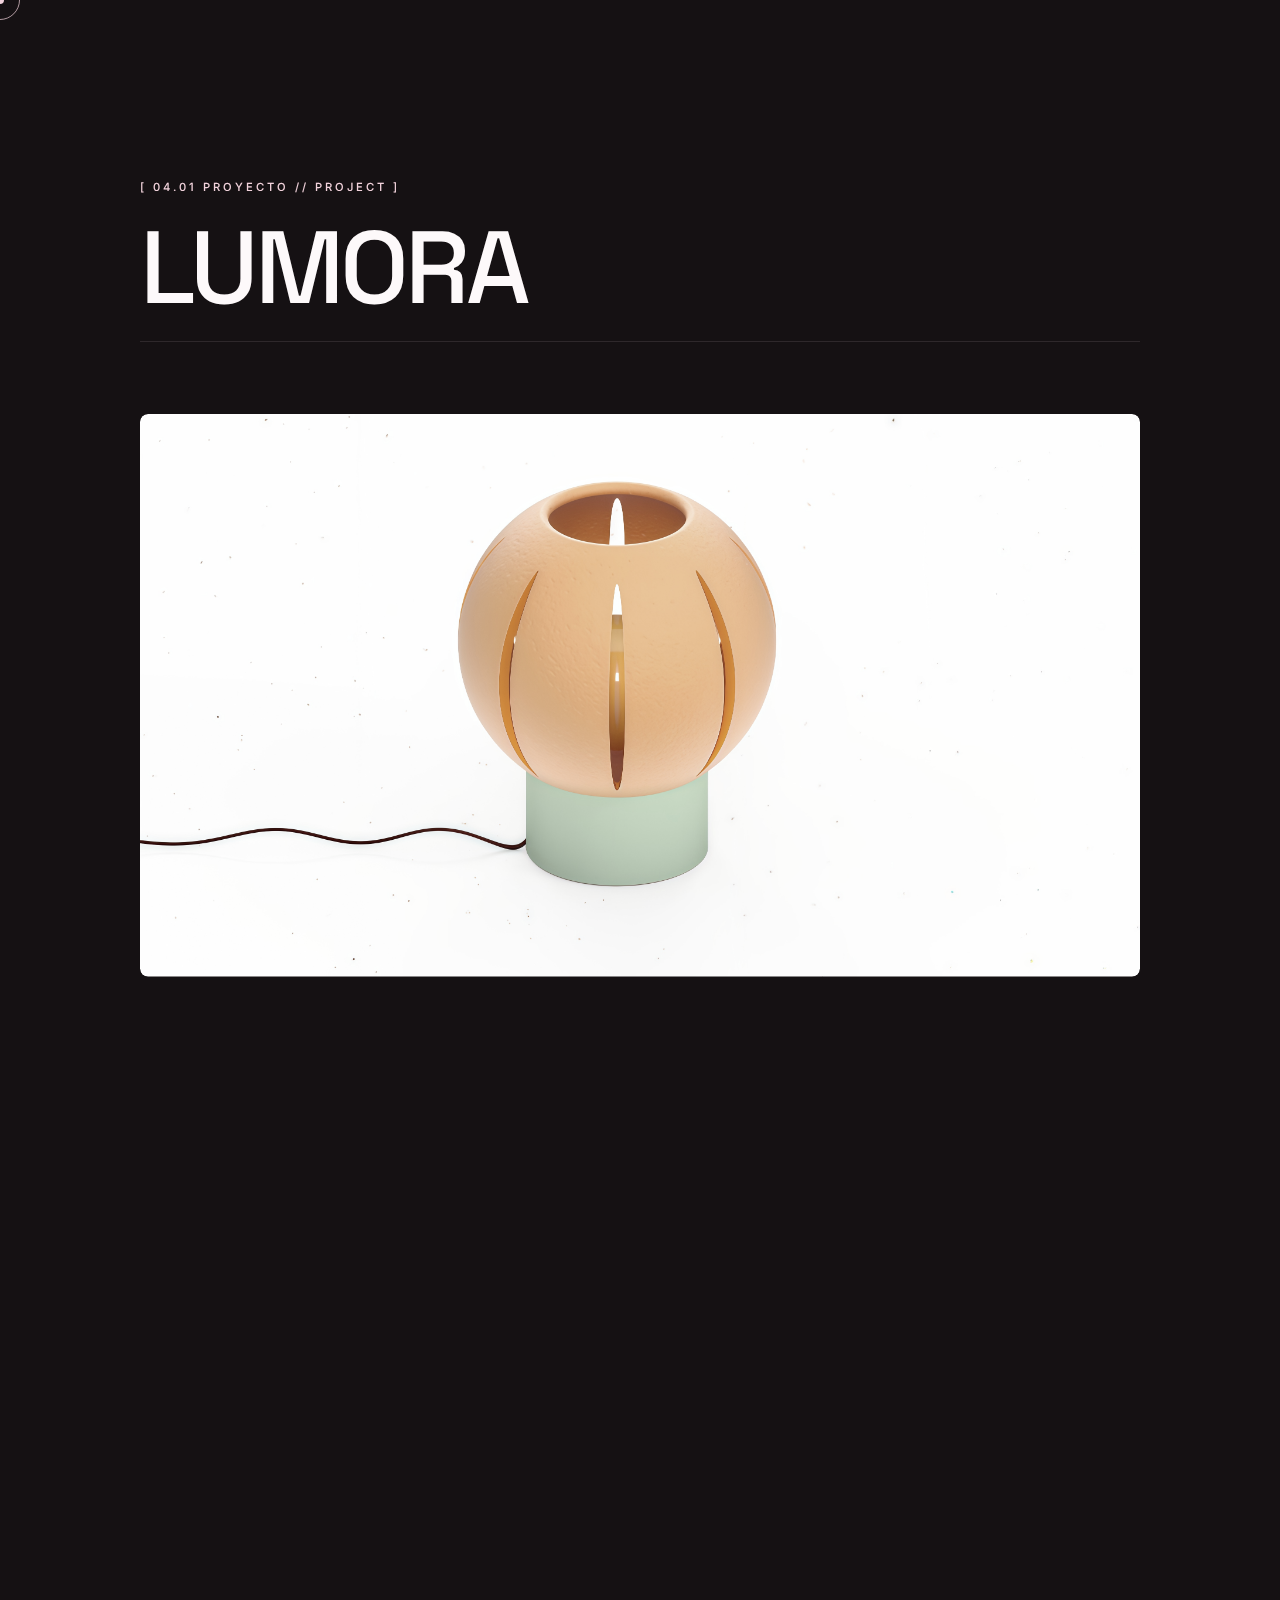
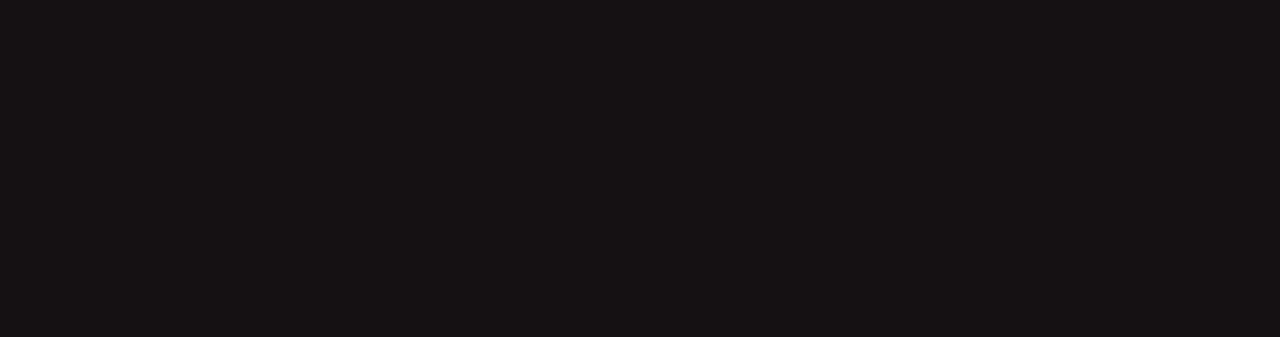
<file: lumora.html>
<!DOCTYPE html>
<html lang="es" style="scroll-behavior: smooth;">
<head>
    <meta charset="UTF-8">
    <meta name="viewport" content="width=device-width, initial-scale=1.0, maximum-scale=1.0">
    <title>LUMORA | M | B. // Proyecto</title>
    <link href="https://fonts.googleapis.com/css2?family=Inter:wght@300;400;500;600&family=Space+Grotesk:wght@400;500;700&display=swap" rel="stylesheet">
    <style>
        :root { --dark-abyss: #151113; --tech-grid: rgba(255, 240, 245, 0.03); --border-strict: rgba(230, 215, 220, 0.12); --white-solid: #FDF9FA; --dim-grey: #AFA5A8; --accent-pastel: #F2D3DC; --cursor-bg: rgba(216, 162, 179, 0.15); --font-massive: 'Space Grotesk', sans-serif; --font-data: 'Inter', sans-serif; }
        body.light-mode { --dark-abyss: #FCF9FA; --tech-grid: rgba(0, 0, 0, 0.03); --border-strict: rgba(0, 0, 0, 0.12); --white-solid: #221A1D; --dim-grey: #7B6F73; --accent-pastel: #B05574; --cursor-bg: rgba(194, 130, 150, 0.12); }
        * { margin: 0; padding: 0; box-sizing: border-box; }
        body { background-color: var(--dark-abyss); color: var(--white-solid); font-family: var(--font-data); overflow-x: hidden; -webkit-font-smoothing: antialiased; cursor: none; transition: background-color 0.4s ease, color 0.4s ease; }
        html[lang="en"] .lang-es, html[lang="es"] .lang-en { display: none !important; }
        ::-webkit-scrollbar { width: 4px; } ::-webkit-scrollbar-thumb { background: var(--border-strict); border-radius: 10px; }
        
        .overlay-architecture { position: fixed; top: 0; left: 0; width: 100vw; height: 100vh; background-image: linear-gradient(var(--tech-grid) 1px, transparent 1px), linear-gradient(90deg, var(--tech-grid) 1px, transparent 1px); background-size: 7vw 7vw; z-index: -1; pointer-events: none; opacity: 0; animation: bootGrid 1.2s cubic-bezier(0.16, 1, 0.3, 1) forwards; }
        @keyframes bootGrid { 0% { opacity: 0; transform: scale(1.05) translateY(20px); } 100% { opacity: 1; transform: scale(1) translateY(0); } }
        
        .reveal { opacity: 0; transform: translateY(60px) scale(0.95) rotateX(-5deg); filter: blur(10px); transition: opacity 0.6s ease, transform 0.8s cubic-bezier(0.175, 0.885, 0.32, 1.05), filter 0.6s ease; will-change: opacity, transform, filter; }
        .reveal.is-visible { opacity: 1; transform: translateY(0) scale(1) rotateX(0deg); filter: blur(0px); }
        .delay-050 { transition-delay: 30ms; } .delay-100 { transition-delay: 60ms; } .delay-150 { transition-delay: 90ms; } .delay-200 { transition-delay: 120ms; } .delay-250 { transition-delay: 150ms; } .delay-300 { transition-delay: 180ms; }
        
        #cursor-dot { width: 8px; height: 8px; background: var(--accent-pastel); border-radius: 50%; position: fixed; pointer-events: none; transform: translate(-50%, -50%); z-index: 9999; transition: opacity 0.2s;}
        #cursor-ring { width: 40px; height: 40px; border: 1px solid var(--accent-pastel); border-radius: 50%; position: fixed; pointer-events: none; opacity: 0.7; transform: translate(-50%, -50%); z-index: 9998; transition: width 0.2s cubic-bezier(0.2, 1, 0.3, 1), height 0.2s cubic-bezier(0.2, 1, 0.3, 1), background-color 0.2s, opacity 0.2s; }
        
        #main-header { position: fixed; top: 18px; left: 50%; transform: translateX(-50%); width: max-content; padding: 8px 12px 8px 24px; background: rgba(21, 17, 19, 0.78); backdrop-filter: blur(16px); border: 1px solid var(--border-strict); border-radius: 999px; display: flex; align-items: center; gap: 40px; z-index: 1000; animation: headerBoot 1s cubic-bezier(0.16, 1, 0.3, 1) 0.1s forwards; opacity: 0; transition: transform 0.3s cubic-bezier(0.16, 1, 0.3, 1), background-color 0.3s ease; }
        body.light-mode #main-header { background: rgba(252, 249, 250, 0.75); }
        @keyframes headerBoot { 0% { opacity: 0; top: -30px; } 100% { opacity: 1; top: 18px; } }
        .header-hidden { transform: translate(-50%, -150%) !important; }
        
        .back-link { color: var(--dim-grey); font-size: 0.8rem; letter-spacing: 1px; font-weight: 500; text-transform: uppercase; text-decoration: none; cursor: none; display: flex; align-items: center; gap: 8px; transition: color 0.2s ease, transform 0.2s ease; }
        .back-link span.arrow { font-size: 1.1rem; line-height: 1; margin-bottom: 2px; }
        .back-link:hover { color: var(--white-solid); transform: translateX(-3px); }
        .header-controls { display: flex; gap: 12px; align-items: center; }
        .header-btn { background: transparent; border: 1.2px solid var(--border-strict); color: var(--dim-grey); font-family: var(--font-data); font-size: 0.7rem; letter-spacing: 1.5px; border-radius: 40px; padding: 7px 18px; text-transform: uppercase; transition: all 0.2s ease; cursor: none; font-weight: 500; height: 34px; display: flex; align-items: center; justify-content: center; }
        .header-btn:hover { color: var(--dark-abyss); background: var(--accent-pastel); border-color: var(--accent-pastel); }
        .lang-switch-lbl { opacity: 0.4; font-weight: 400; transition: opacity 0.2s; }
        html[lang="es"] .lang-switch-lbl.es, html[lang="en"] .lang-switch-lbl.en { opacity: 1; font-weight: 700; color: var(--accent-pastel); }
        .lang-sep { opacity: 0.3; margin: 0 4px; pointer-events: none; }
        
        #content-layer { padding-top: 20vh; position: relative; z-index: 10; width: 100%; transition: opacity 0.3s, transform 0.3s, filter 0.3s; }
        .container { width: 90%; max-width: 1000px; margin: auto; padding-bottom: 10vh; }
        .section-label { font-size: 0.7rem; color: var(--accent-pastel); display: block; letter-spacing: 3px; font-weight: 500; text-transform: uppercase; margin-bottom: 25px; }
        .project-title { font-family: var(--font-massive); font-size: clamp(3rem, 8vw, 9vw); line-height: 0.95; font-weight: 500; letter-spacing: -0.04em; text-transform: uppercase; border-bottom: 1px solid var(--border-strict); padding-bottom: 25px; margin-bottom: 8vh; }
        
        .project-img-wrapper { width: 100%; overflow: hidden; border-radius: 8px; margin-bottom: 8vh; position: relative; cursor: none; }
        .project-img-wrapper img { width: 100%; height: auto; display: block; filter: grayscale(40%); clip-path: inset(12% 12% 12% 12% round 8px); transition: clip-path 0.8s cubic-bezier(0.16, 1, 0.3, 1), transform 0.8s cubic-bezier(0.16, 1, 0.3, 1), filter 0.4s ease; transform: scale(1.15); }
        .reveal.is-visible.project-img-wrapper img { clip-path: inset(0% 0% 0% 0% round 8px); transform: scale(1); }
        .project-img-wrapper:hover img { transform: scale(1.03); filter: grayscale(0%) brightness(1.02); }
        
        .project-text { font-size: 1.05rem; line-height: 1.7; color: var(--dim-grey); text-align: left; margin-bottom: 10vh; max-width: 800px; margin-left: 0; margin-right: 0; }
        footer { padding: 8vh 5vw; border-top: 1px solid var(--border-strict); display: flex; flex-direction: column; align-items: center; gap: 15px; text-align: center; margin-top: 5vh;}
        .footer-logo { font-family: var(--font-massive); font-size: 1.5rem; color: var(--white-solid); }
        .footer-text { font-family: var(--font-data); color: var(--dim-grey); font-size: 0.7rem; letter-spacing: 2px; text-transform: uppercase; }
    </style>
</head>
<body>
    <div class="overlay-architecture"></div>
    <div id="cursor-dot"></div><div id="cursor-ring"></div>
    <header id="main-header">
        <a href="index.html#portfolio" class="back-link hover-trigger"><span class="arrow">←</span><span class="lang-es">Volver</span><span class="lang-en">Back</span></a>
        <div class="header-controls">
            <button id="toggle-theme-btn" class="header-btn hover-trigger">☼ / ☾</button>
            <button id="toggle-lang-btn" class="header-btn hover-trigger"><span class="lang-switch-lbl es">ES</span><span class="lang-sep">|</span><span class="lang-switch-lbl en">EN</span></button>
        </div>
    </header>
    <main id="content-layer">
        <div class="container">
            <span class="section-label reveal">[ 04.01 PROYECTO // PROJECT ]</span>
            <h1 class="project-title reveal delay-050">LUMORA</h1>
            <div class="project-img-wrapper reveal delay-100 hover-trigger"><img src="lampara1.jpg" alt="Lámpara Cerámica"></div>
            <p class="project-text reveal delay-150">
                <span class="lang-es">Lumora es una lámpara artesanal realizada en cerámica, concebida como una pieza de iluminación que combina tradición material y diseño contemporáneo. Cada unidad se produce de manera manual, lo que convierte cada lámpara en un objeto único y refuerza su carácter singular dentro de un contexto de producción controlada. Su diseño se inspira en la naranja de Valencia, reinterpretando sus volúmenes orgánicos, su textura y su carácter mediterráneo para trasladarlos a un objeto funcional y estético.</span>
                <span class="lang-en">Lumora is a handcrafted ceramic lamp, conceived as a lighting piece that combines material tradition and contemporary design. Each unit is produced manually, making every lamp unique and reinforcing its singular character within a controlled production context. Its design is inspired by the Valencia orange, reinterpreting its organic volumes, texture and Mediterranean character into a functional and aesthetic object.</span>
            </p>
            <p class="project-text reveal delay-200">
                <span class="lang-es">A través del estudio de la forma, el espesor del material y la difusión de la luz, se ha trabajado para lograr una iluminación cálida y envolvente que realce tanto el objeto como el espacio que lo rodea. Lumora pretende convertirse en un elemento protagonista sin perder su vocación funcional, integrando procesos artesanales con una visión actual del producto orientado tanto al ámbito doméstico como a espacios contract.</span>
                <span class="lang-en">Through the study of form, material thickness and light diffusion, work has been done to achieve warm and enveloping lighting. Lumora aims to become a focal element without losing its functional vocation, integrating artisanal processes with a current vision for domestic and contract spaces.</span>
            </p>
        </div>
        <footer class="reveal delay-100"><div class="footer-logo">M | B.</div><div class="footer-text"><span class="lang-es">Borbála Major · Ingeniera en diseño industrial</span><span class="lang-en">Borbála Major · Industrial Design Engineer</span></div></footer>
    </main>
    <script>
        document.addEventListener('DOMContentLoaded', () => {
            if ('scrollRestoration' in history) { history.scrollRestoration = 'manual'; } window.scrollTo(0, 0);
            const curDot = document.getElementById('cursor-dot'), curRing = document.getElementById('cursor-ring');
            let mX = 0, mY = 0, rX = 0, rY = 0;
            document.addEventListener('mousemove', e => { mX = e.clientX; mY = e.clientY; curDot.style.left = `${mX}px`; curDot.style.top = `${mY}px`; });
            const loop = () => { rX += (mX - rX) * 0.15; rY += (mY - rY) * 0.15; curRing.style.left = `${rX}px`; curRing.style.top = `${rY}px`; requestAnimationFrame(loop); }; loop();
            document.querySelectorAll('.hover-trigger, button, a').forEach(el => {
                el.addEventListener('mouseenter', () => { curRing.style.width = '64px'; curRing.style.height = '64px'; curRing.style.backgroundColor = getComputedStyle(document.body).getPropertyValue('--cursor-bg').trim(); curRing.style.borderWidth = '0'; curDot.style.opacity = '0.3'; });
                el.addEventListener('mouseleave', () => { curRing.style.width = '40px'; curRing.style.height = '40px'; curRing.style.backgroundColor = 'transparent'; curRing.style.borderWidth = '1px'; curDot.style.opacity = '1'; });
            });
            const observer = new IntersectionObserver(entries => { entries.forEach(entry => { if(entry.isIntersecting) { entry.target.classList.add('is-visible'); observer.unobserve(entry.target); }}); }, { threshold: 0.1 });
            document.querySelectorAll('.reveal').forEach(el => observer.observe(el));
            document.getElementById('toggle-theme-btn').addEventListener('click', () => document.body.classList.toggle('light-mode'));
            let curLang = 'es'; document.getElementById('toggle-lang-btn').addEventListener('click', () => {
                const layer = document.getElementById('content-layer');
                layer.style.transition = 'opacity 0.3s cubic-bezier(0.8, 0, 0.2, 1), transform 0.3s cubic-bezier(0.8, 0, 0.2, 1), filter 0.3s cubic-bezier(0.8, 0, 0.2, 1)';
                layer.style.opacity = '0'; layer.style.transform = 'translateY(15px) scale(0.97)'; layer.style.filter = 'blur(10px)';
                setTimeout(() => { curLang = curLang === 'es' ? 'en' : 'es'; document.documentElement.lang = curLang; layer.style.opacity = '1'; layer.style.transform = 'translateY(0) scale(1)'; layer.style.filter = 'blur(0)'; setTimeout(() => { layer.style.transition = ''; }, 350); }, 250);
            });
            let lastS = 0; const h = document.getElementById('main-header');
            window.addEventListener('scroll', () => { const s = window.scrollY; if(s > lastS && s > 60) h.classList.add('header-hidden'); else h.classList.remove('header-hidden'); lastS = s; }, {passive:true});
        });
    </script>
</body>
</html>
</file>
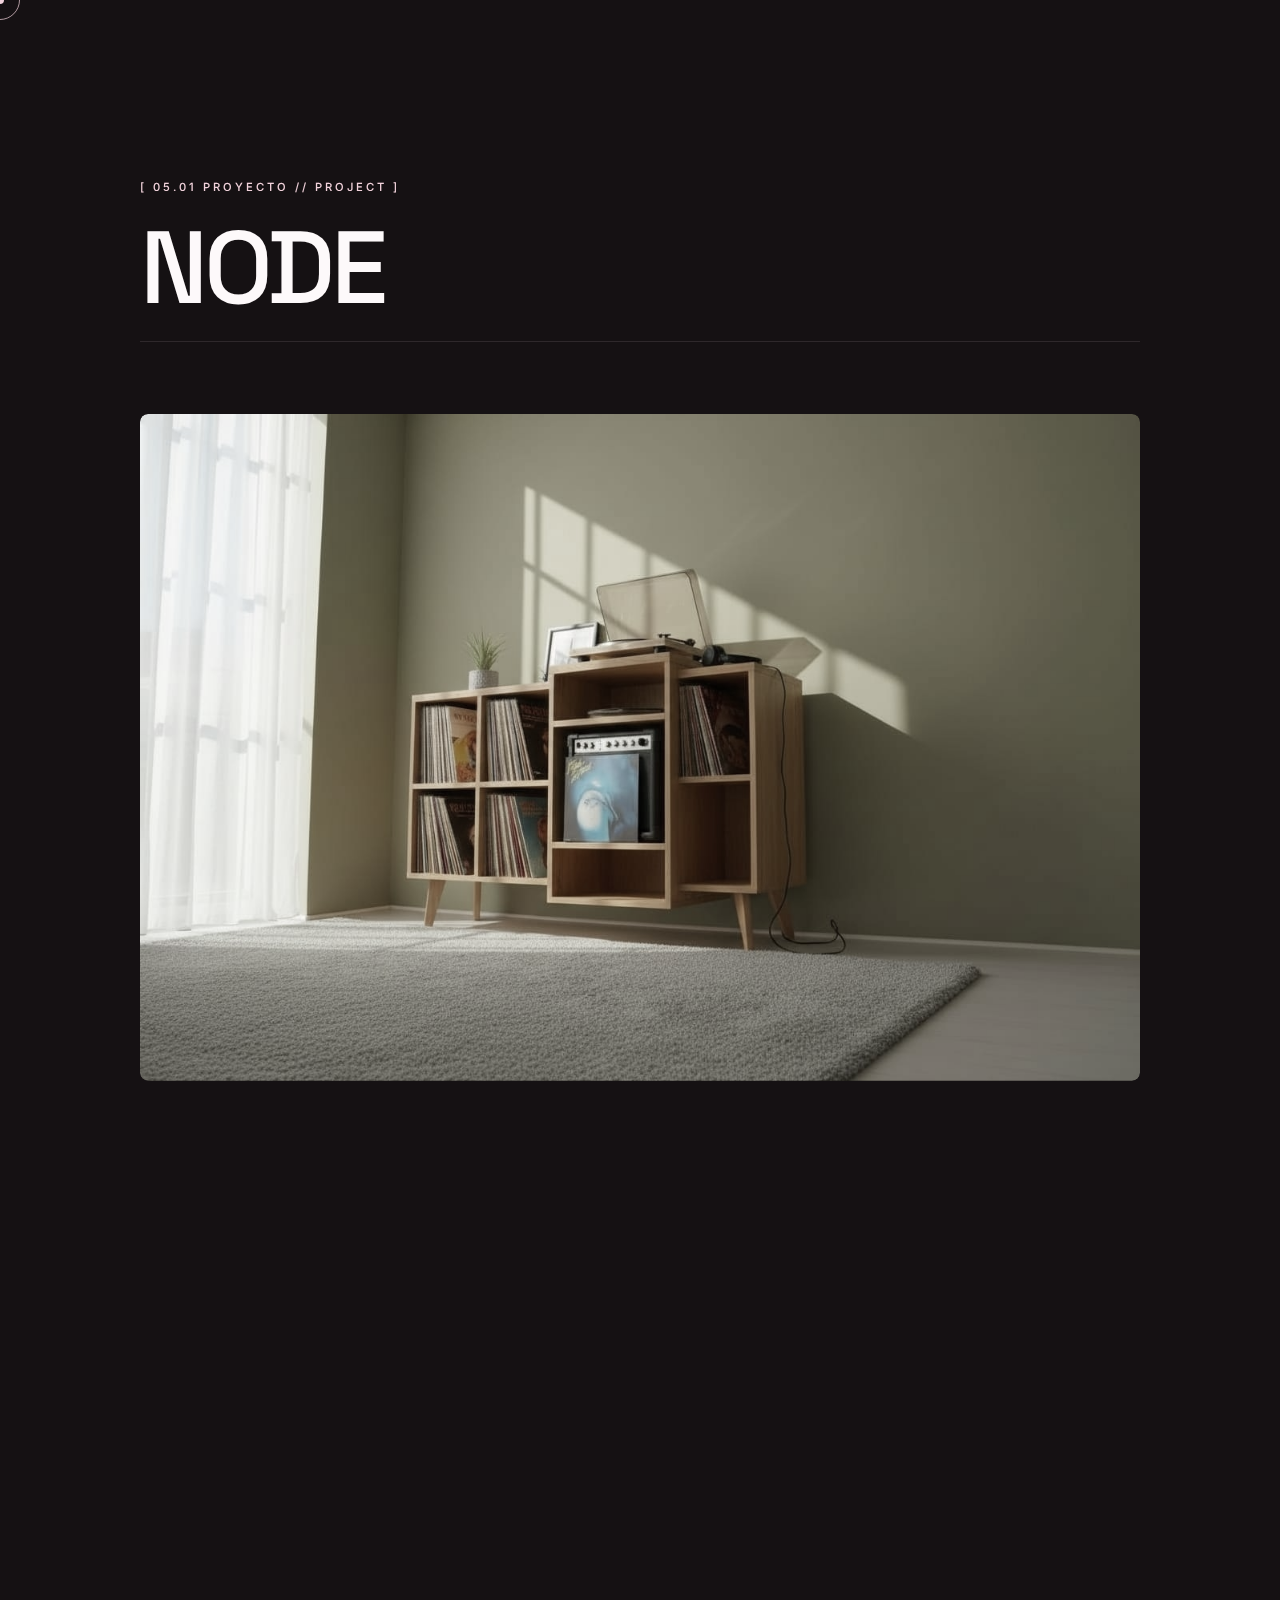
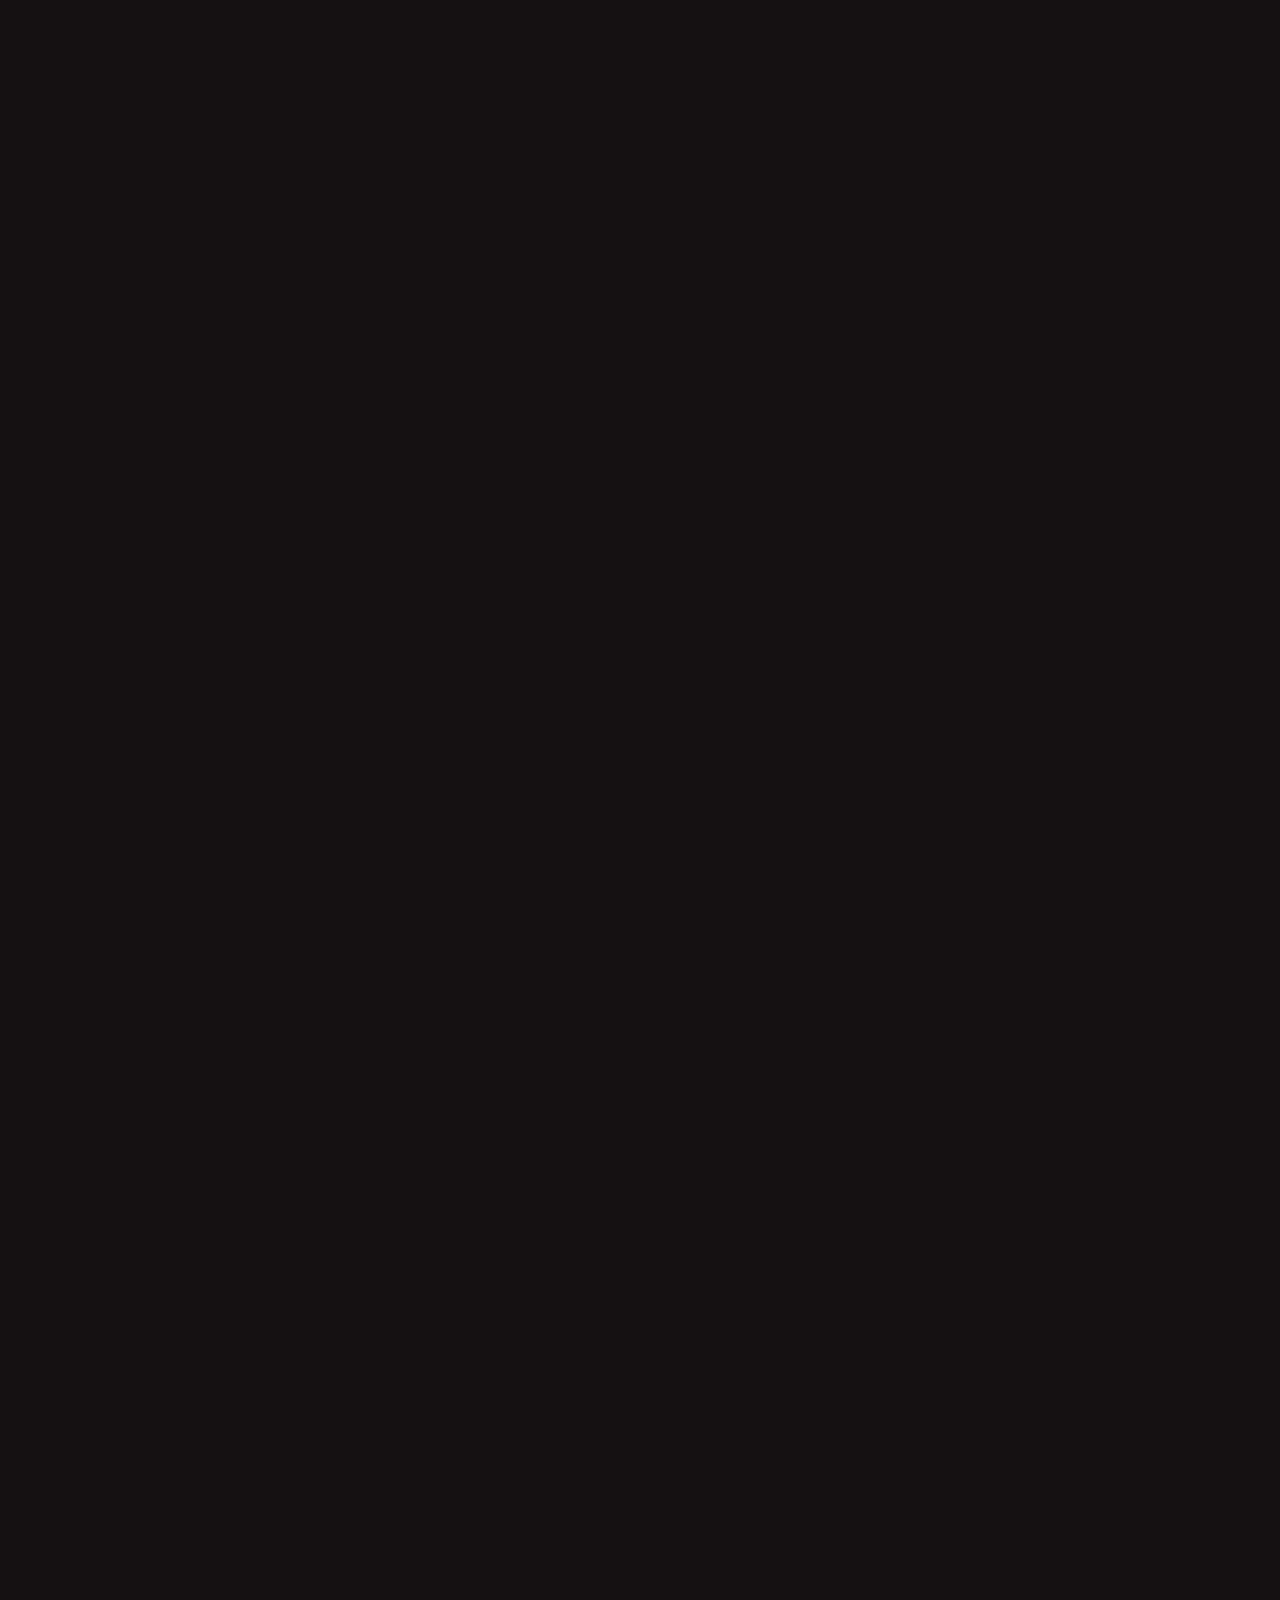
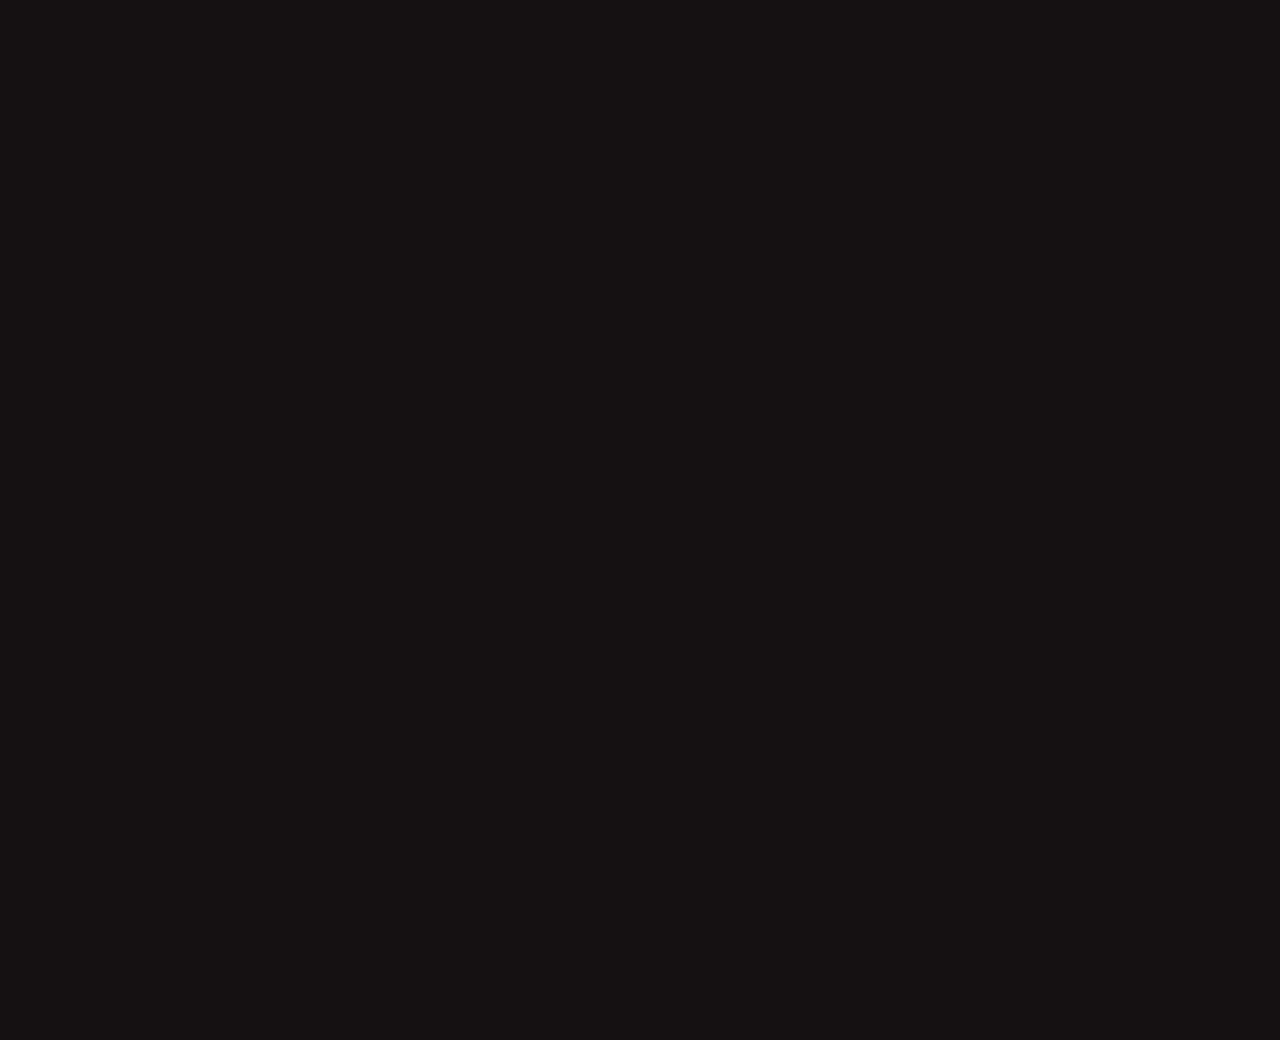
<file: node.html>
<!DOCTYPE html>
<html lang="es" style="scroll-behavior: smooth;">
<head>
    <meta charset="UTF-8">
    <meta name="viewport" content="width=device-width, initial-scale=1.0, maximum-scale=1.0">
    <title>NODE | M | B. // Proyecto</title>
    <link href="https://fonts.googleapis.com/css2?family=Inter:wght@300;400;500;600&family=Space+Grotesk:wght@400;500;700&display=swap" rel="stylesheet">
    <style>
        :root { 
            --dark-abyss: #151113; 
            --tech-grid: rgba(255, 240, 245, 0.03); 
            --border-strict: rgba(230, 215, 220, 0.12); 
            --white-solid: #FDF9FA; 
            --dim-grey: #AFA5A8; 
            --accent-pastel: #F2D3DC; 
            --cursor-bg: rgba(216, 162, 179, 0.15); 
            --font-massive: 'Space Grotesk', sans-serif; 
            --font-data: 'Inter', sans-serif; 
        }
        
        body.light-mode { 
            --dark-abyss: #FCF9FA; 
            --tech-grid: rgba(0, 0, 0, 0.03); 
            --border-strict: rgba(0, 0, 0, 0.12); 
            --white-solid: #221A1D; 
            --dim-grey: #7B6F73; 
            --accent-pastel: #B05574; 
            --cursor-bg: rgba(194, 130, 150, 0.12); 
        }
        
        * { margin: 0; padding: 0; box-sizing: border-box; }
        
        body { 
            background-color: var(--dark-abyss); 
            color: var(--white-solid); 
            font-family: var(--font-data); 
            overflow-x: hidden; 
            -webkit-font-smoothing: antialiased; 
            cursor: none; 
            transition: background-color 0.4s ease, color 0.4s ease; 
        }
        
        html[lang="en"] .lang-es, html[lang="es"] .lang-en { display: none !important; }
        ::-webkit-scrollbar { width: 4px; } 
        ::-webkit-scrollbar-thumb { background: var(--border-strict); border-radius: 10px; }
        
        .overlay-architecture { 
            position: fixed; top: 0; left: 0; width: 100vw; height: 100vh; 
            background-image: linear-gradient(var(--tech-grid) 1px, transparent 1px), linear-gradient(90deg, var(--tech-grid) 1px, transparent 1px); 
            background-size: 7vw 7vw; z-index: -1; pointer-events: none; opacity: 0; 
            animation: bootGrid 1.2s cubic-bezier(0.16, 1, 0.3, 1) forwards; 
        }
        @keyframes bootGrid { 
            0% { opacity: 0; transform: scale(1.05) translateY(20px); } 
            100% { opacity: 1; transform: scale(1) translateY(0); } 
        }
        
        .reveal { 
            opacity: 0; transform: translateY(60px) scale(0.95) rotateX(-5deg); filter: blur(10px); 
            transition: opacity 0.6s ease, transform 0.8s cubic-bezier(0.175, 0.885, 0.32, 1.05), filter 0.6s ease; 
            will-change: opacity, transform, filter; 
        }
        .reveal.is-visible { opacity: 1; transform: translateY(0) scale(1) rotateX(0deg); filter: blur(0px); }
        .delay-050 { transition-delay: 30ms; } .delay-100 { transition-delay: 60ms; } .delay-150 { transition-delay: 90ms; } .delay-200 { transition-delay: 120ms; } .delay-250 { transition-delay: 150ms; } .delay-300 { transition-delay: 180ms; }
        
        #cursor-dot { width: 8px; height: 8px; background: var(--accent-pastel); border-radius: 50%; position: fixed; pointer-events: none; transform: translate(-50%, -50%); z-index: 9999; transition: opacity 0.2s;}
        #cursor-ring { width: 40px; height: 40px; border: 1px solid var(--accent-pastel); border-radius: 50%; position: fixed; pointer-events: none; opacity: 0.7; transform: translate(-50%, -50%); z-index: 9998; transition: width 0.2s cubic-bezier(0.2, 1, 0.3, 1), height 0.2s cubic-bezier(0.2, 1, 0.3, 1), background-color 0.2s, opacity 0.2s; }
        
        #main-header { 
            position: fixed; top: 18px; left: 50%; transform: translateX(-50%); 
            width: max-content; padding: 8px 12px 8px 24px; 
            background: rgba(21, 17, 19, 0.78); backdrop-filter: blur(16px); 
            border: 1px solid var(--border-strict); border-radius: 999px; 
            display: flex; align-items: center; gap: 40px; z-index: 1000; 
            animation: headerBoot 1s cubic-bezier(0.16, 1, 0.3, 1) 0.1s forwards; 
            opacity: 0; transition: transform 0.3s cubic-bezier(0.16, 1, 0.3, 1), background-color 0.3s ease; 
        }
        body.light-mode #main-header { background: rgba(252, 249, 250, 0.75); }
        @keyframes headerBoot { 0% { opacity: 0; top: -30px; } 100% { opacity: 1; top: 18px; } }
        .header-hidden { transform: translate(-50%, -150%) !important; }
        
        .back-link { 
            color: var(--dim-grey); font-size: 0.8rem; letter-spacing: 1px; font-weight: 500; text-transform: uppercase; text-decoration: none; cursor: none; display: flex; align-items: center; gap: 8px; transition: color 0.2s ease, transform 0.2s ease; 
        }
        .back-link span.arrow { font-size: 1.1rem; line-height: 1; margin-bottom: 2px; }
        .back-link:hover { color: var(--white-solid); transform: translateX(-3px); }
        body.light-mode .back-link:hover { color: var(--white-solid); }

        .header-controls { display: flex; gap: 12px; align-items: center; }
        
        .header-btn { 
            background: transparent; border: 1.2px solid var(--border-strict); color: var(--dim-grey); 
            font-family: var(--font-data); font-size: 0.7rem; letter-spacing: 1.5px; 
            border-radius: 40px; padding: 7px 18px; text-transform: uppercase; 
            transition: all 0.35s ease; cursor: none; font-weight: 500; height: 34px; display: flex; align-items: center; justify-content: center; 
        }
        
        .header-btn:hover { color: var(--dark-abyss); background: var(--accent-pastel); border-color: var(--accent-pastel); }
        
        /* OVERRIDE: Hover de botones en modo claro (rosa clarito y texto blanco) */
        body.light-mode .header-btn:hover { background: #CD849C; border-color: #CD849C; color: #FDF9FA; }

        .lang-switch-lbl { opacity: 0.4; font-weight: 400; transition: opacity 0.3s, font-weight 0.3s, color 0.3s; }
        html[lang="es"] .lang-switch-lbl.es, html[lang="en"] .lang-switch-lbl.en { opacity: 1; font-weight: 700; color: var(--accent-pastel); }
        .lang-sep { opacity: 0.3; margin: 0 4px; pointer-events: none;}

        #toggle-lang-btn:hover .lang-switch-lbl.es, 
        #toggle-lang-btn:hover .lang-switch-lbl.en, 
        #toggle-lang-btn:hover .lang-sep { color: var(--dark-abyss); }
        
        html[lang="es"] #toggle-lang-btn:hover .lang-switch-lbl.es,
        html[lang="en"] #toggle-lang-btn:hover .lang-switch-lbl.en { opacity: 1; font-weight: 700; color: var(--white-solid); }

        /* OVERRIDE: Colores correctos de texto (blanco) al hacer hover en el botón de idioma en modo claro */
        body.light-mode #toggle-lang-btn:hover .lang-switch-lbl.es, 
        body.light-mode #toggle-lang-btn:hover .lang-switch-lbl.en, 
        body.light-mode #toggle-lang-btn:hover .lang-sep { color: rgba(253, 249, 250, 0.7); }

        html[lang="es"] body.light-mode #toggle-lang-btn:hover .lang-switch-lbl.es,
        html[lang="en"] body.light-mode #toggle-lang-btn:hover .lang-switch-lbl.en { opacity: 1; font-weight: 700; color: #FDF9FA; }
        
        #content-layer { padding-top: 20vh; position: relative; z-index: 10; width: 100%; transition: opacity 0.3s, transform 0.3s, filter 0.3s; }
        .container { width: 90%; max-width: 1000px; margin: auto; padding-bottom: 10vh; }
        .section-label { font-size: 0.7rem; color: var(--accent-pastel); display: block; letter-spacing: 3px; font-weight: 500; text-transform: uppercase; margin-bottom: 25px; }
        .project-title { font-family: var(--font-massive); font-size: clamp(3rem, 8vw, 9vw); line-height: 0.95; font-weight: 500; letter-spacing: -0.04em; text-transform: uppercase; border-bottom: 1px solid var(--border-strict); padding-bottom: 25px; margin-bottom: 8vh; }
        
        .project-img-wrapper { width: 100%; overflow: hidden; border-radius: 8px; margin-bottom: 8vh; position: relative; cursor: none; }
        .project-img-wrapper img { width: 100%; height: auto; display: block; filter: grayscale(40%); clip-path: inset(12% 12% 12% 12% round 8px); transition: clip-path 0.8s cubic-bezier(0.16, 1, 0.3, 1), transform 0.8s cubic-bezier(0.16, 1, 0.3, 1), filter 0.4s ease; transform: scale(1.15); }
        .reveal.is-visible.project-img-wrapper img { clip-path: inset(0% 0% 0% 0% round 8px); transform: scale(1); }
        .project-img-wrapper:hover img { transform: scale(1.03); filter: grayscale(0%) brightness(1.02); }
        
        .project-text { font-size: 1.05rem; line-height: 1.7; color: var(--dim-grey); text-align: justify; margin-bottom: 10vh; width: 100%; margin-left: 0; margin-right: 0; }
        footer { padding: 8vh 5vw; border-top: 1px solid var(--border-strict); display: flex; flex-direction: column; align-items: center; gap: 15px; text-align: center; margin-top: 5vh;}
        .footer-logo { font-family: var(--font-massive); font-size: 1.5rem; color: var(--white-solid); }
        .footer-text { font-family: var(--font-data); color: var(--dim-grey); font-size: 0.7rem; letter-spacing: 2px; text-transform: uppercase; }
    </style>
</head>
<body>
    <div class="overlay-architecture"></div>
    <div id="cursor-dot"></div><div id="cursor-ring"></div>
    
    <header id="main-header">
        <a href="index.html#portfolio" class="back-link hover-trigger">
            <span class="arrow">←</span>
            <span class="lang-es">Volver</span>
            <span class="lang-en">Back</span>
        </a>
        <div class="header-controls">
            <button id="toggle-theme-btn" class="header-btn hover-trigger">☼ / ☾</button>
            <button id="toggle-lang-btn" class="header-btn hover-trigger">
                <span class="lang-switch-lbl es">ES</span>
                <span class="lang-sep">|</span>
                <span class="lang-switch-lbl en">EN</span>
            </button>
        </div>
    </header>

    <main id="content-layer">
        <div class="container">
            
            <span class="section-label reveal">[ 05.01 PROYECTO // PROJECT ]</span>

            <h1 class="project-title reveal delay-050">NODE</h1>

            <div class="project-img-wrapper reveal delay-100 hover-trigger">
                <img src="profile9.jpg" alt="NODE">
            </div>

            <p class="project-text reveal delay-150">
                <span class="lang-es">
                    NODE es un sistema de mobiliario modular basado en una geometría triangular que permite combinar sus piezas para crear configuraciones tridimensionales, como cubos u otras formas multifuncionales. Esta estructura formal proporciona al sistema una gran versatilidad tanto en términos de espacio como de funcionalidad.
                </span>
                <span class="lang-en">
                    NODE is a modular furniture system based on triangular geometry that allows its pieces to be combined to create three-dimensional configurations, such as cubes or other multifunctional shapes. This formal structure provides the system with great versatility.
                </span>
            </p>

            <div class="project-img-wrapper reveal delay-200 hover-trigger">
                <img src="taburete.jpg" alt="NODE · Taburete">
            </div>

            <p class="project-text reveal delay-250">
                <span class="lang-es">
                    La configuración funcional más básica del sistema es un taburete, compuesto por la unión de dos módulos triangulares. Esta solución conserva la identidad del sistema, garantizando ergonomía, ligereza visual y una estructura sólida pese a su aparente simplicidad.
                </span>
                <span class="lang-en">
                    The most basic functional configuration is a stool, made of two triangular modules. This solution preserves the system's identity, ensuring ergonomics, visual lightness and a solid structure despite its apparent simplicity.
                </span>
            </p>

            <div class="project-img-wrapper reveal delay-300 hover-trigger">
                <img src="plano1.jpg" alt="NODE · Plano técnico 1">
            </div>

            <div class="project-img-wrapper reveal delay-300 hover-trigger">
                <img src="plano2.jpg" alt="NODE · Plano técnico 2">
            </div>

            <p class="project-text reveal delay-350">
                <span class="lang-es">
                    Los planos técnicos del sistema NODE definen la geometría modular, las proporciones y los criterios constructivos necesarios para su correcta fabricación, permitiendo la repetición, escalabilidad y coherencia formal del sistema.
                </span>
                <span class="lang-en">
                    The technical drawings of the NODE system define the modular geometry, proportions and constructive criteria required for correct manufacturing, enabling repetition, scalability and formal coherence.
                </span>
            </p>
        </div>
        
        <footer class="reveal delay-100">
            <div class="footer-logo">M | B.</div>
            <div class="footer-text">
                <span class="lang-es">Borbála Major · Ingeniera en diseño industrial</span>
                <span class="lang-en">Borbála Major · Industrial Design Engineer</span>
            </div>
        </footer>
    </main>

    <script>
        document.addEventListener('DOMContentLoaded', () => {
            if ('scrollRestoration' in history) { history.scrollRestoration = 'manual'; } window.scrollTo(0, 0);
            
            const curDot = document.getElementById('cursor-dot');
            const curRing = document.getElementById('cursor-ring');
            let mX = 0, mY = 0, rX = 0, rY = 0;
            
            document.addEventListener('mousemove', e => { 
                mX = e.clientX; 
                mY = e.clientY; 
                curDot.style.left = `${mX}px`; 
                curDot.style.top = `${mY}px`; 
            });
            
            const loop = () => { 
                rX += (mX - rX) * 0.15; 
                rY += (mY - rY) * 0.15; 
                curRing.style.left = `${rX}px`; 
                curRing.style.top = `${rY}px`; 
                requestAnimationFrame(loop); 
            }; 
            loop();
            
            document.querySelectorAll('.hover-trigger, button, a').forEach(el => {
                el.addEventListener('mouseenter', () => { 
                    curRing.style.width = '64px'; 
                    curRing.style.height = '64px'; 
                    curRing.style.backgroundColor = getComputedStyle(document.body).getPropertyValue('--cursor-bg').trim(); 
                    curRing.style.borderWidth = '0'; 
                    curDot.style.opacity = '0.3'; 
                });
                el.addEventListener('mouseleave', () => { 
                    curRing.style.width = '40px'; 
                    curRing.style.height = '40px'; 
                    curRing.style.backgroundColor = 'transparent'; 
                    curRing.style.borderWidth = '1px'; 
                    curDot.style.opacity = '1'; 
                });
            });
            
            const observer = new IntersectionObserver(entries => { 
                entries.forEach(entry => { 
                    if(entry.isIntersecting) { 
                        entry.target.classList.add('is-visible'); 
                        observer.unobserve(entry.target); 
                    }
                }); 
            }, { threshold: 0.1 });
            
            document.querySelectorAll('.reveal').forEach(el => observer.observe(el));
            
            document.getElementById('toggle-theme-btn').addEventListener('click', () => {
                document.body.classList.toggle('light-mode');
            });
            
            let curLangModeStrSysESENLogicVal = 'es';
            const btnLangToggle = document.getElementById('toggle-lang-btn');
            const contentContainerDOM = document.getElementById('content-layer');

            btnLangToggle.addEventListener('click', () => {
                contentContainerDOM.style.transition = 'opacity 0.5s cubic-bezier(0.8, 0, 0.2, 1), transform 0.5s cubic-bezier(0.8, 0, 0.2, 1), filter 0.5s cubic-bezier(0.8, 0, 0.2, 1)';
                contentContainerDOM.style.opacity = '0';
                contentContainerDOM.style.transform = 'translateY(15px) scale(0.97)';
                contentContainerDOM.style.filter = 'blur(10px)';

                 setTimeout(() => {
                    curLangModeStrSysESENLogicVal = curLangModeStrSysESENLogicVal === 'es' ? 'en' : 'es';
                    document.documentElement.lang = curLangModeStrSysESENLogicVal;

                    contentContainerDOM.style.opacity = '1';
                    contentContainerDOM.style.transform = 'translateY(0px) scale(1)';
                    contentContainerDOM.style.filter = 'blur(0px)';
                    
                    setTimeout(() => { contentContainerDOM.style.transition = ''; }, 600);
                 }, 450);
            });
            
            let lastS = 0; 
            const h = document.getElementById('main-header');
            window.addEventListener('scroll', () => { 
                const s = window.scrollY; 
                if(s > lastS && s > 60) h.classList.add('header-hidden'); 
                else h.classList.remove('header-hidden'); 
                lastS = s; 
            }, {passive:true});
        });
    </script>
</body>
</html>
</file>
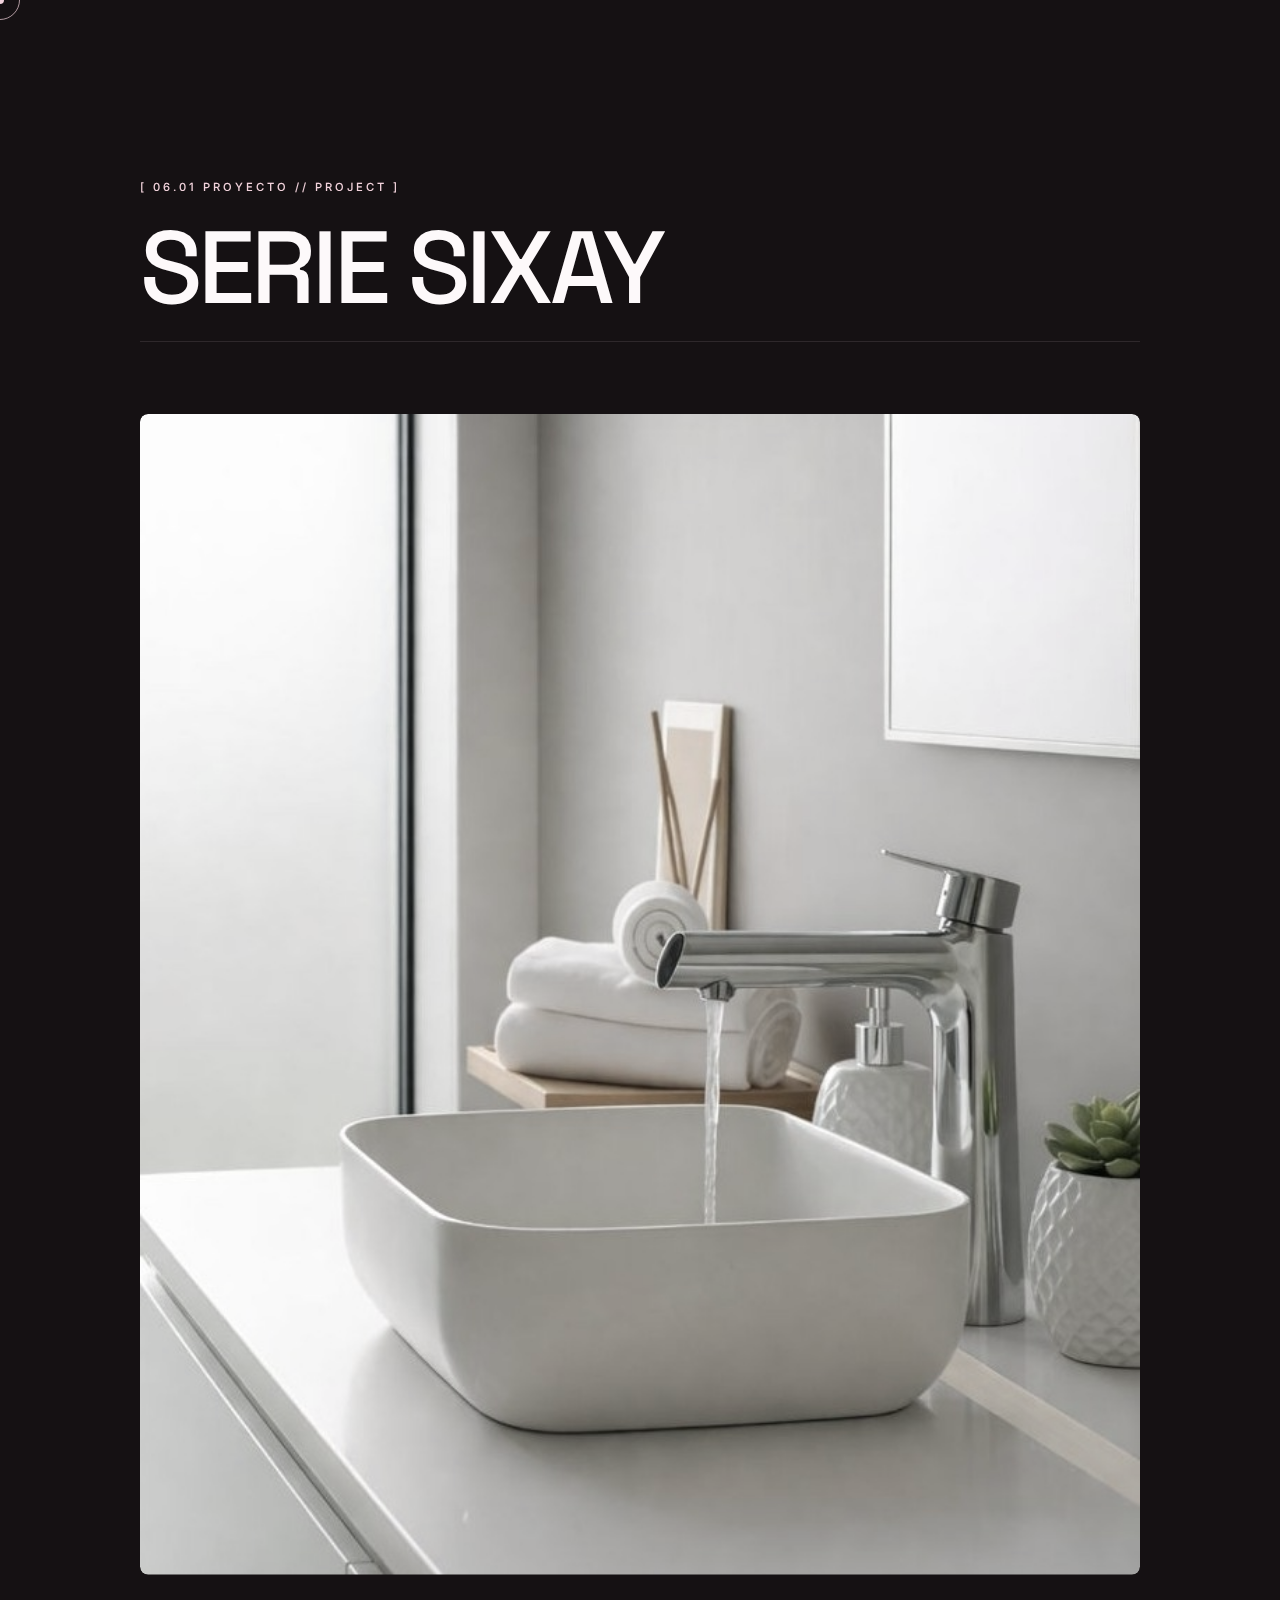
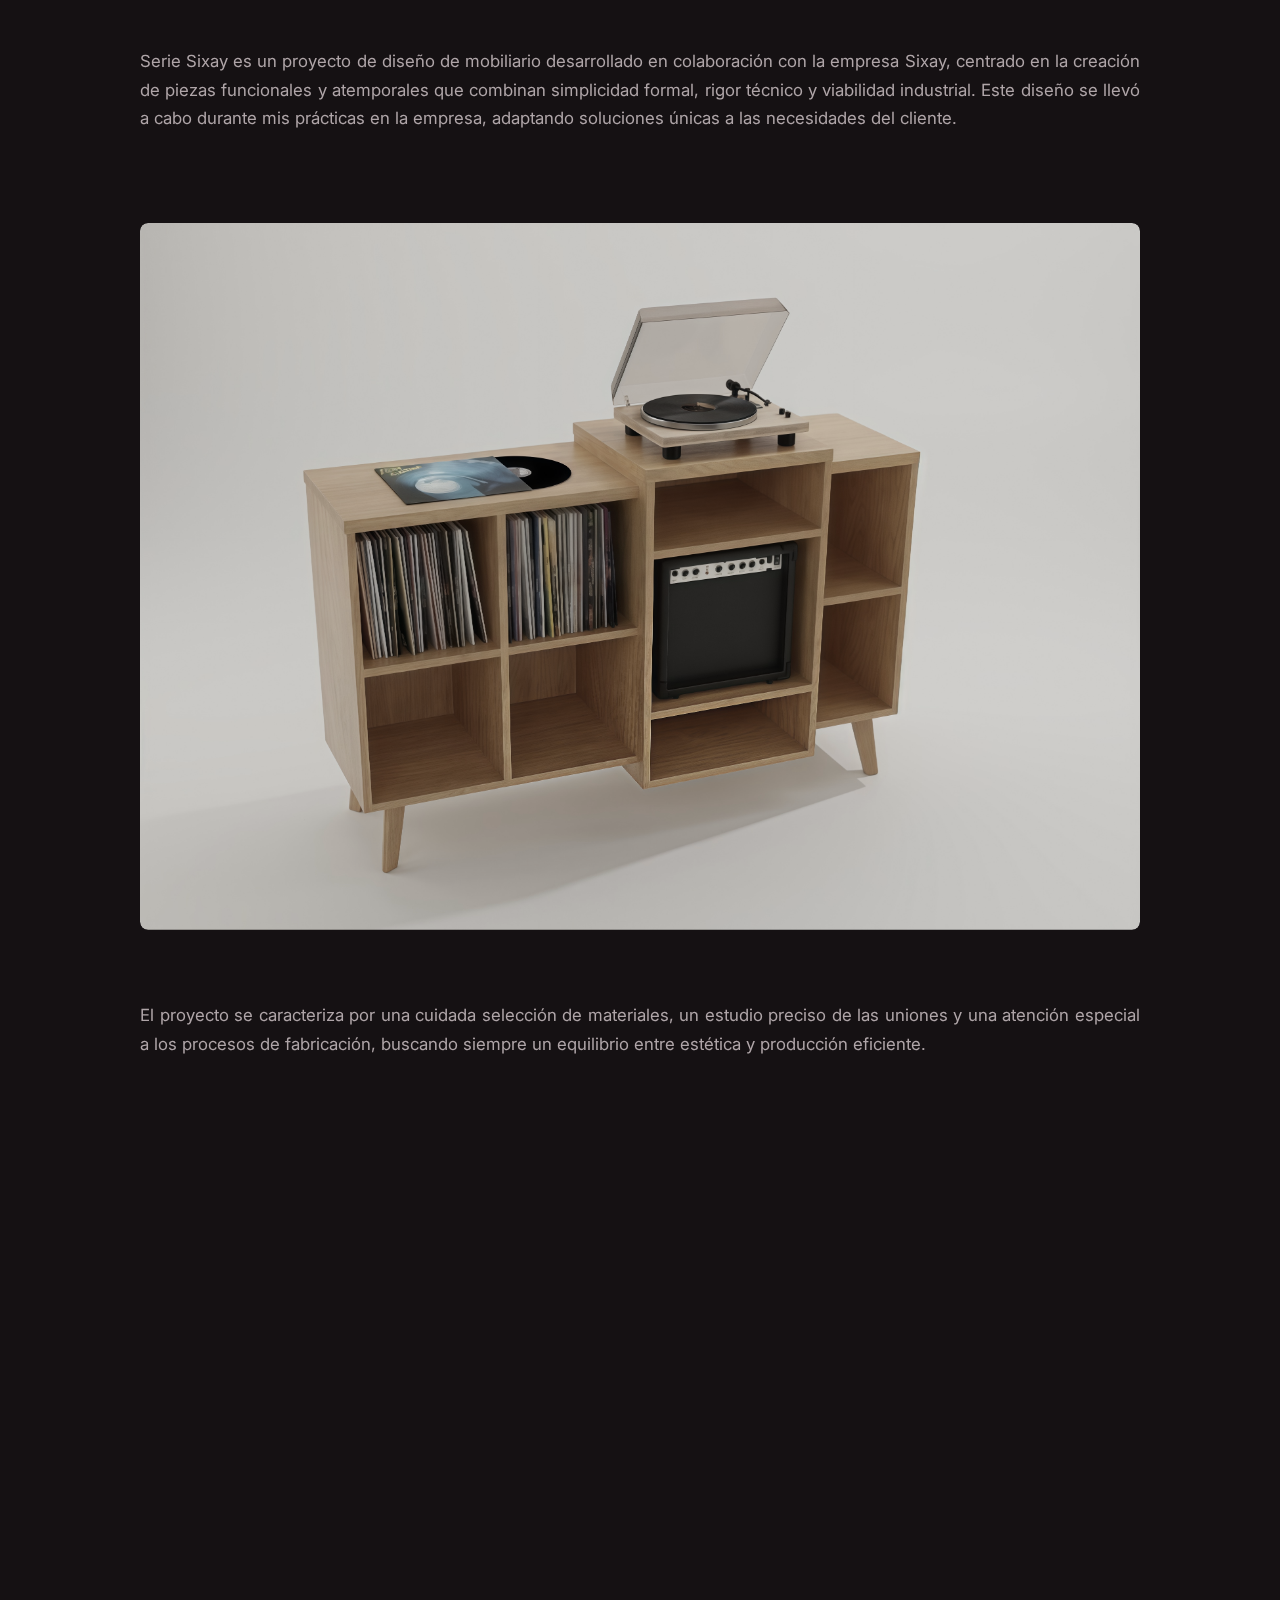
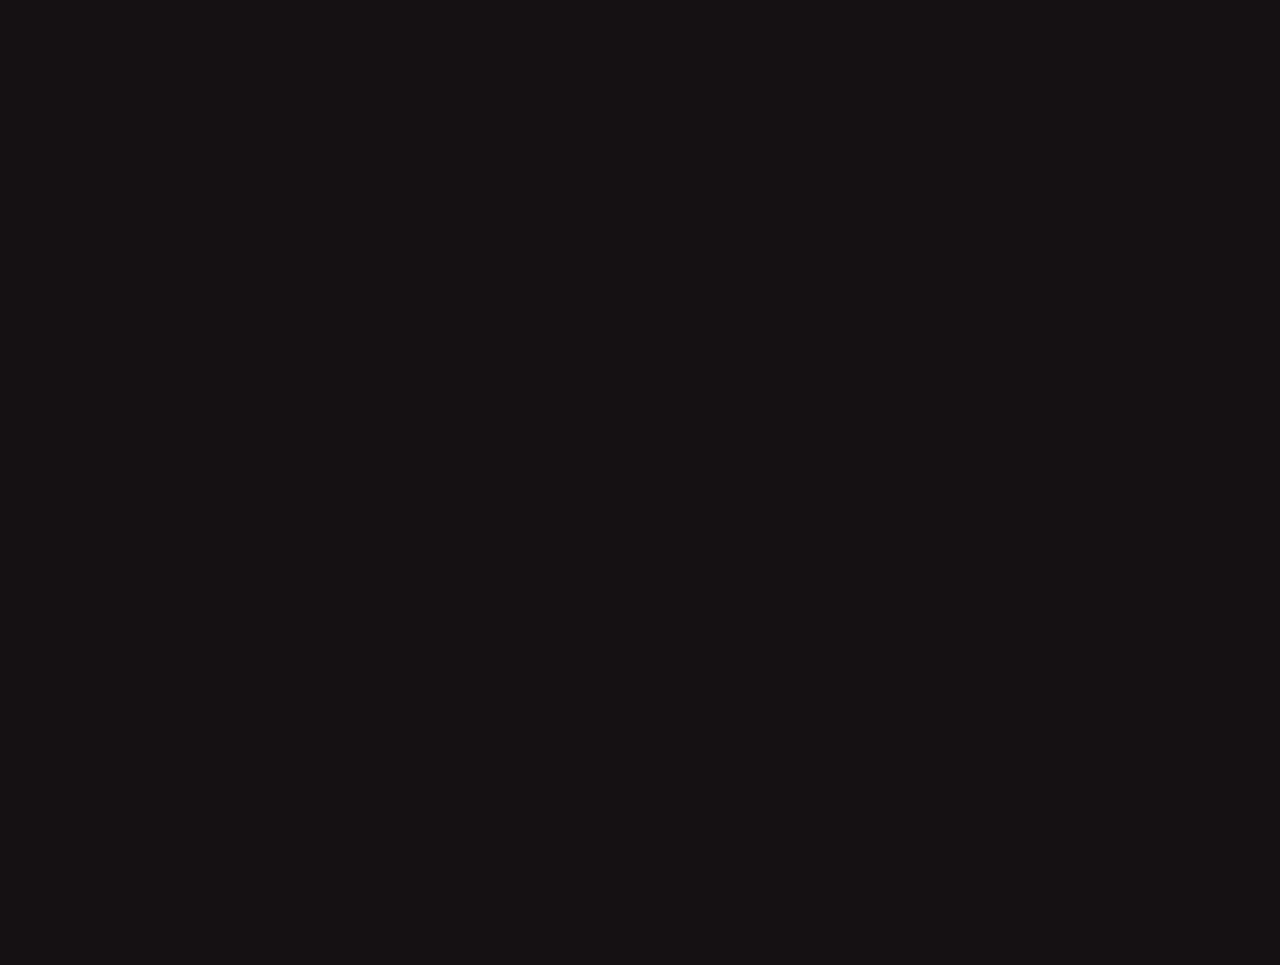
<file: sixay.html>
<!DOCTYPE html>
<html lang="es" style="scroll-behavior: smooth;">
<head>
    <meta charset="UTF-8">
    <meta name="viewport" content="width=device-width, initial-scale=1.0, maximum-scale=1.0">
    <title>SERIE SIXAY | M | B. // Proyecto</title>
    <link href="https://fonts.googleapis.com/css2?family=Inter:wght@300;400;500;600&family=Space+Grotesk:wght@400;500;700&display=swap" rel="stylesheet">
    <style>
        :root { --dark-abyss: #151113; --tech-grid: rgba(255, 240, 245, 0.03); --border-strict: rgba(230, 215, 220, 0.12); --white-solid: #FDF9FA; --dim-grey: #AFA5A8; --accent-pastel: #F2D3DC; --cursor-bg: rgba(216, 162, 179, 0.15); --font-massive: 'Space Grotesk', sans-serif; --font-data: 'Inter', sans-serif; }
        body.light-mode { --dark-abyss: #FCF9FA; --tech-grid: rgba(0, 0, 0, 0.03); --border-strict: rgba(0, 0, 0, 0.12); --white-solid: #221A1D; --dim-grey: #7B6F73; --accent-pastel: #B05574; --cursor-bg: rgba(194, 130, 150, 0.12); }
        * { margin: 0; padding: 0; box-sizing: border-box; }
        body { background-color: var(--dark-abyss); color: var(--white-solid); font-family: var(--font-data); overflow-x: hidden; -webkit-font-smoothing: antialiased; cursor: none; transition: background-color 0.4s ease, color 0.4s ease; }
        html[lang="en"] .lang-es, html[lang="es"] .lang-en { display: none !important; }
        ::-webkit-scrollbar { width: 4px; } ::-webkit-scrollbar-thumb { background: var(--border-strict); border-radius: 10px; }
        
        .overlay-architecture { position: fixed; top: 0; left: 0; width: 100vw; height: 100vh; background-image: linear-gradient(var(--tech-grid) 1px, transparent 1px), linear-gradient(90deg, var(--tech-grid) 1px, transparent 1px); background-size: 7vw 7vw; z-index: -1; pointer-events: none; opacity: 0; animation: bootGrid 1.2s cubic-bezier(0.16, 1, 0.3, 1) forwards; }
        @keyframes bootGrid { 0% { opacity: 0; transform: scale(1.05) translateY(20px); } 100% { opacity: 1; transform: scale(1) translateY(0); } }
        
        .reveal { opacity: 0; transform: translateY(60px) scale(0.95) rotateX(-5deg); filter: blur(10px); transition: opacity 0.6s ease, transform 0.8s cubic-bezier(0.175, 0.885, 0.32, 1.05), filter 0.6s ease; will-change: opacity, transform, filter; }
        .reveal.is-visible { opacity: 1; transform: translateY(0) scale(1) rotateX(0deg); filter: blur(0px); }
        .delay-050 { transition-delay: 30ms; } .delay-100 { transition-delay: 60ms; } .delay-150 { transition-delay: 90ms; } .delay-200 { transition-delay: 120ms; } .delay-250 { transition-delay: 150ms; } .delay-300 { transition-delay: 180ms; }
        
        #cursor-dot { width: 8px; height: 8px; background: var(--accent-pastel); border-radius: 50%; position: fixed; pointer-events: none; transform: translate(-50%, -50%); z-index: 9999; transition: opacity 0.2s;}
        #cursor-ring { width: 40px; height: 40px; border: 1px solid var(--accent-pastel); border-radius: 50%; position: fixed; pointer-events: none; opacity: 0.7; transform: translate(-50%, -50%); z-index: 9998; transition: width 0.2s cubic-bezier(0.2, 1, 0.3, 1), height 0.2s cubic-bezier(0.2, 1, 0.3, 1), background-color 0.2s, opacity 0.2s; }
        
        #main-header { position: fixed; top: 18px; left: 50%; transform: translateX(-50%); width: max-content; padding: 8px 12px 8px 24px; background: rgba(21, 17, 19, 0.78); backdrop-filter: blur(16px); border: 1px solid var(--border-strict); border-radius: 999px; display: flex; align-items: center; gap: 40px; z-index: 1000; animation: headerBoot 1s cubic-bezier(0.16, 1, 0.3, 1) 0.1s forwards; opacity: 0; transition: transform 0.3s cubic-bezier(0.16, 1, 0.3, 1), background-color 0.3s ease; }
        body.light-mode #main-header { background: rgba(252, 249, 250, 0.75); }
        @keyframes headerBoot { 0% { opacity: 0; top: -30px; } 100% { opacity: 1; top: 18px; } }
        .header-hidden { transform: translate(-50%, -150%) !important; }
        
        .back-link { color: var(--dim-grey); font-size: 0.8rem; letter-spacing: 1px; font-weight: 500; text-transform: uppercase; text-decoration: none; cursor: none; display: flex; align-items: center; gap: 8px; transition: color 0.2s ease, transform 0.2s ease; }
        .back-link span.arrow { font-size: 1.1rem; line-height: 1; margin-bottom: 2px; }
        .back-link:hover { color: var(--white-solid); transform: translateX(-3px); }
        .header-controls { display: flex; gap: 12px; align-items: center; }
        .header-btn { background: transparent; border: 1.2px solid var(--border-strict); color: var(--dim-grey); font-family: var(--font-data); font-size: 0.7rem; letter-spacing: 1.5px; border-radius: 40px; padding: 7px 18px; text-transform: uppercase; transition: all 0.2s ease; cursor: none; font-weight: 500; height: 34px; display: flex; align-items: center; justify-content: center; }
        .header-btn:hover { color: var(--dark-abyss); background: var(--accent-pastel); border-color: var(--accent-pastel); }
        .lang-switch-lbl { opacity: 0.4; font-weight: 400; transition: opacity 0.2s; }
        html[lang="es"] .lang-switch-lbl.es, html[lang="en"] .lang-switch-lbl.en { opacity: 1; font-weight: 700; color: var(--accent-pastel); }
        .lang-sep { opacity: 0.3; margin: 0 4px; pointer-events: none; }
        
        #content-layer { padding-top: 20vh; position: relative; z-index: 10; width: 100%; transition: opacity 0.3s, transform 0.3s, filter 0.3s; }
        .container { width: 90%; max-width: 1000px; margin: auto; padding-bottom: 10vh; }
        .section-label { font-size: 0.7rem; color: var(--accent-pastel); display: block; letter-spacing: 3px; font-weight: 500; text-transform: uppercase; margin-bottom: 25px; }
        .project-title { font-family: var(--font-massive); font-size: clamp(3rem, 8vw, 9vw); line-height: 0.95; font-weight: 500; letter-spacing: -0.04em; text-transform: uppercase; border-bottom: 1px solid var(--border-strict); padding-bottom: 25px; margin-bottom: 8vh; }
        
        .project-img-wrapper { width: 100%; overflow: hidden; border-radius: 8px; margin-bottom: 8vh; position: relative; cursor: none; }
        .project-img-wrapper img { width: 100%; height: auto; display: block; filter: grayscale(40%); clip-path: inset(12% 12% 12% 12% round 8px); transition: clip-path 0.8s cubic-bezier(0.16, 1, 0.3, 1), transform 0.8s cubic-bezier(0.16, 1, 0.3, 1), filter 0.4s ease; transform: scale(1.15); }
        .reveal.is-visible.project-img-wrapper img { clip-path: inset(0% 0% 0% 0% round 8px); transform: scale(1); }
        .project-img-wrapper:hover img { transform: scale(1.03); filter: grayscale(0%) brightness(1.02); }
        
        .project-text { font-size: 1.05rem; line-height: 1.7; color: var(--dim-grey); text-align: justify; margin-bottom: 10vh; width: 100%; margin-left: 0; margin-right: 0; }
        footer { padding: 8vh 5vw; border-top: 1px solid var(--border-strict); display: flex; flex-direction: column; align-items: center; gap: 15px; text-align: center; margin-top: 5vh;}
        .footer-logo { font-family: var(--font-massive); font-size: 1.5rem; color: var(--white-solid); }
        .footer-text { font-family: var(--font-data); color: var(--dim-grey); font-size: 0.7rem; letter-spacing: 2px; text-transform: uppercase; }
    </style>
</head>
<body>
    <div class="overlay-architecture"></div>
    <div id="cursor-dot"></div><div id="cursor-ring"></div>
    <header id="main-header">
        <a href="index.html#portfolio" class="back-link hover-trigger"><span class="arrow">←</span><span class="lang-es">Volver</span><span class="lang-en">Back</span></a>
        <div class="header-controls">
            <button id="toggle-theme-btn" class="header-btn hover-trigger">☼ / ☾</button>
            <button id="toggle-lang-btn" class="header-btn hover-trigger"><span class="lang-switch-lbl es">ES</span><span class="lang-sep">|</span><span class="lang-switch-lbl en">EN</span></button>
        </div>
    </header>
    <main id="content-layer">
        <div class="container">
            <span class="section-label reveal">[ 06.01 PROYECTO // PROJECT ]</span>
            <h1 class="project-title reveal delay-050">SERIE SIXAY</h1>
            <div class="project-img-wrapper reveal delay-100 hover-trigger"><img src="profile8.jpg" alt="Sixay"></div>
            <p class="project-text reveal delay-150">
                <span class="lang-es">Serie Sixay es un proyecto de diseño de mobiliario desarrollado en colaboración con la empresa Sixay, centrado en la creación de piezas funcionales y atemporales que combinan simplicidad formal, rigor técnico y viabilidad industrial. Este diseño se llevó a cabo durante mis prácticas en la empresa, adaptando soluciones únicas a las necesidades del cliente.</span>
                <span class="lang-en">Serie Sixay is a furniture design project developed in collaboration with Sixay, focused on creating functional and timeless pieces that combine formal simplicity, technical rigor, and industrial feasibility. This design was carried out during my internship, adapting solutions to client needs.</span>
            </p>
            <div class="project-img-wrapper reveal delay-200 hover-trigger"><img src="mueble.jpg" alt="Detalle"></div>
            <p class="project-text reveal delay-250">
                <span class="lang-es">El proyecto se caracteriza por una cuidada selección de materiales, un estudio preciso de las uniones y una atención especial a los procesos de fabricación, buscando siempre un equilibrio entre estética y producción eficiente.</span>
                <span class="lang-en">The project is characterized by a careful selection of materials, a precise study of joints and special attention to manufacturing processes, always seeking a balance between aesthetics and efficient production.</span>
            </p>
            <div class="project-img-wrapper reveal delay-300 hover-trigger"><img src="planoestanteria.jpg" alt="Plano" style="object-fit:contain; background:var(--tech-grid);"></div>
            <p class="project-text reveal delay-300">
                <span class="lang-es">A través del desarrollo técnico y los planos constructivos, la Serie Sixay demuestra la importancia del diseño industrial como disciplina que conecta creatividad, ingeniería y realidad productiva.</span>
                <span class="lang-en">Through technical development and construction drawings, the Sixay Series demonstrates the importance of industrial design as a discipline connecting creativity, engineering and productive reality.</span>
            </p>
        </div>
        <footer class="reveal delay-100"><div class="footer-logo">M | B.</div><div class="footer-text"><span class="lang-es">Borbála Major · Ingeniera en diseño industrial</span><span class="lang-en">Borbála Major · Industrial Design Engineer</span></div></footer>
    </main>
    <script>
        document.addEventListener('DOMContentLoaded', () => {
            if ('scrollRestoration' in history) { history.scrollRestoration = 'manual'; } window.scrollTo(0, 0);
            const curDot = document.getElementById('cursor-dot'), curRing = document.getElementById('cursor-ring');
            let mX = 0, mY = 0, rX = 0, rY = 0;
            document.addEventListener('mousemove', e => { mX = e.clientX; mY = e.clientY; curDot.style.left = `${mX}px`; curDot.style.top = `${mY}px`; });
            const loop = () => { rX += (mX - rX) * 0.15; rY += (mY - rY) * 0.15; curRing.style.left = `${rX}px`; curRing.style.top = `${rY}px`; requestAnimationFrame(loop); }; loop();
            document.querySelectorAll('.hover-trigger, button, a').forEach(el => {
                el.addEventListener('mouseenter', () => { curRing.style.width = '64px'; curRing.style.height = '64px'; curRing.style.backgroundColor = getComputedStyle(document.body).getPropertyValue('--cursor-bg').trim(); curRing.style.borderWidth = '0'; curDot.style.opacity = '0.3'; });
                el.addEventListener('mouseleave', () => { curRing.style.width = '40px'; curRing.style.height = '40px'; curRing.style.backgroundColor = 'transparent'; curRing.style.borderWidth = '1px'; curDot.style.opacity = '1'; });
            });
            const observer = new IntersectionObserver(entries => { entries.forEach(entry => { if(entry.isIntersecting) { entry.target.classList.add('is-visible'); observer.unobserve(entry.target); }}); }, { threshold: 0.1 });
            document.querySelectorAll('.reveal').forEach(el => observer.observe(el));
            document.getElementById('toggle-theme-btn').addEventListener('click', () => document.body.classList.toggle('light-mode'));
            let curLang = 'es'; document.getElementById('toggle-lang-btn').addEventListener('click', () => {
                const layer = document.getElementById('content-layer');
                layer.style.transition = 'opacity 0.3s cubic-bezier(0.8, 0, 0.2, 1), transform 0.3s cubic-bezier(0.8, 0, 0.2, 1), filter 0.3s cubic-bezier(0.8, 0, 0.2, 1)';
                layer.style.opacity = '0'; layer.style.transform = 'translateY(15px) scale(0.97)'; layer.style.filter = 'blur(10px)';
                setTimeout(() => { curLang = curLang === 'es' ? 'en' : 'es'; document.documentElement.lang = curLang; layer.style.opacity = '1'; layer.style.transform = 'translateY(0) scale(1)'; layer.style.filter = 'blur(0)'; setTimeout(() => { layer.style.transition = ''; }, 350); }, 250);
            });
            let lastS = 0; const h = document.getElementById('main-header');
            window.addEventListener('scroll', () => { const s = window.scrollY; if(s > lastS && s > 60) h.classList.add('header-hidden'); else h.classList.remove('header-hidden'); lastS = s; }, {passive:true});
        });
    </script>
</body>
</html>
</file>
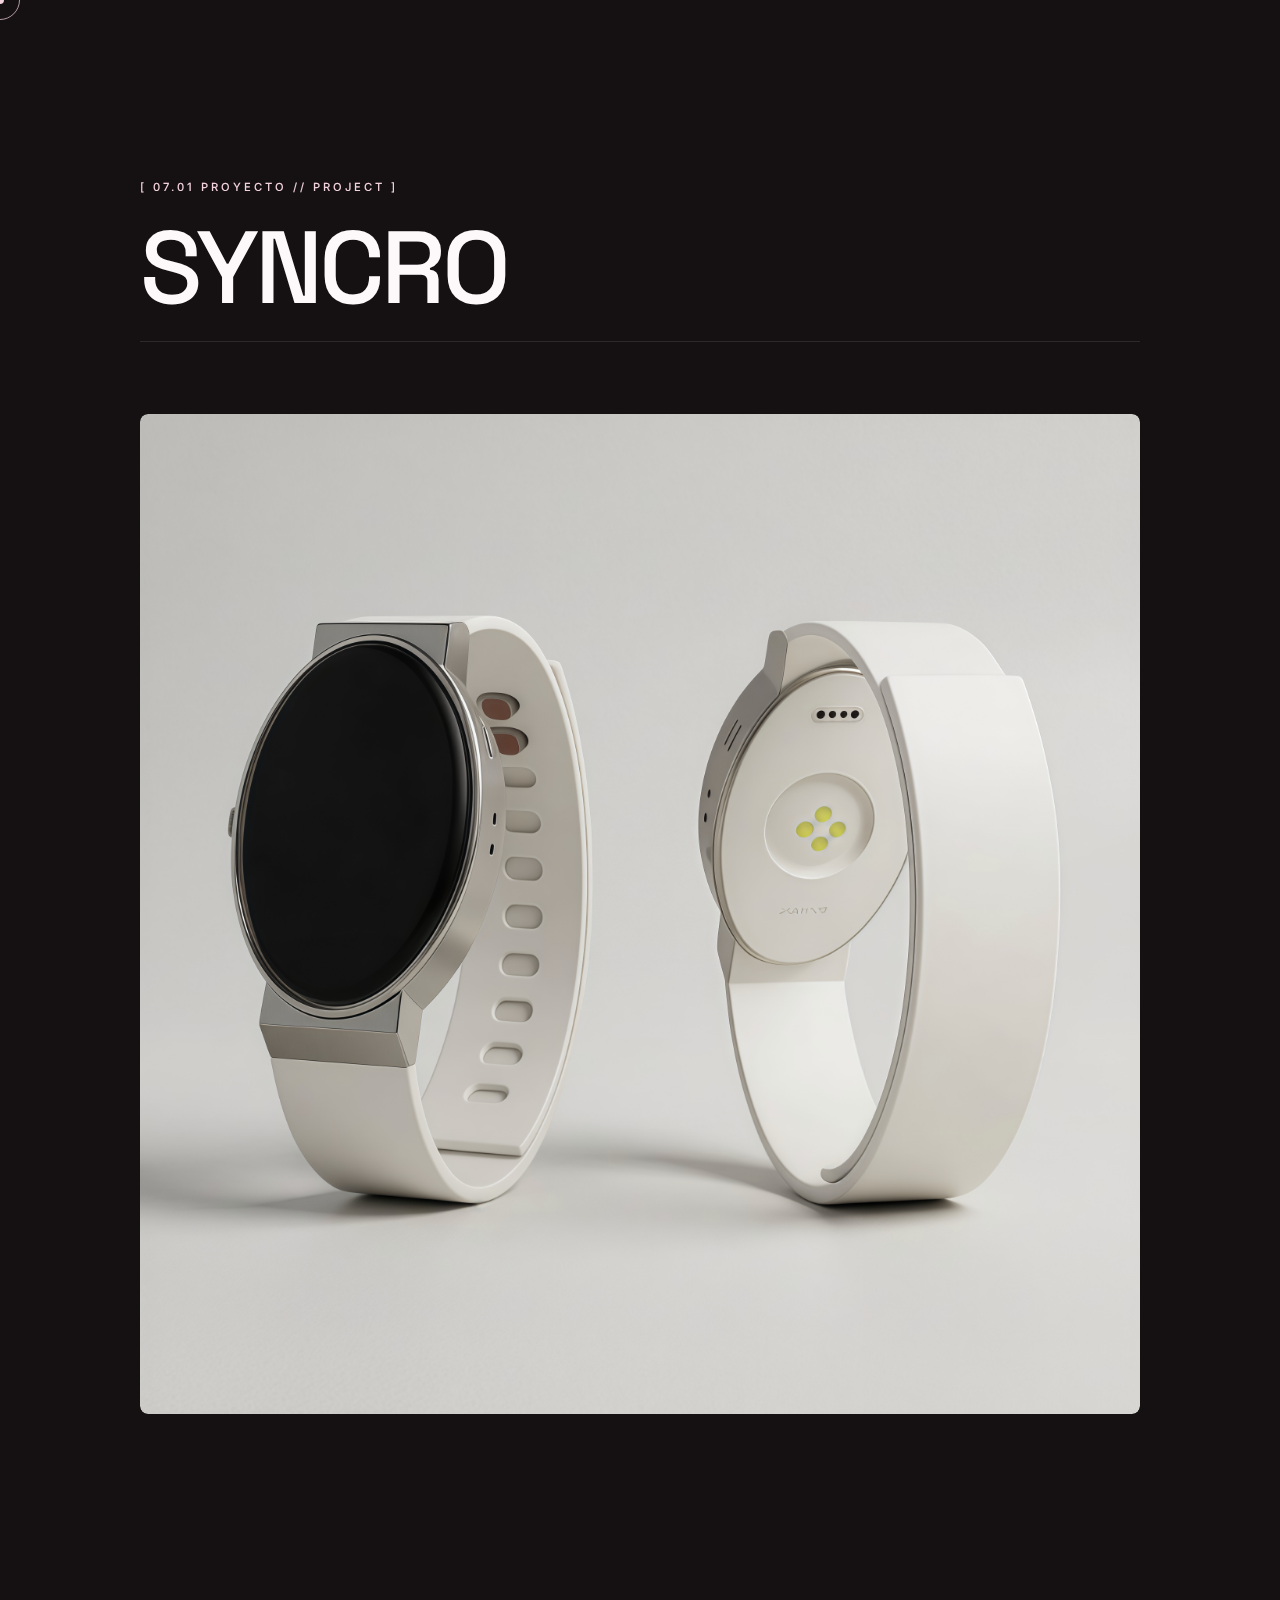
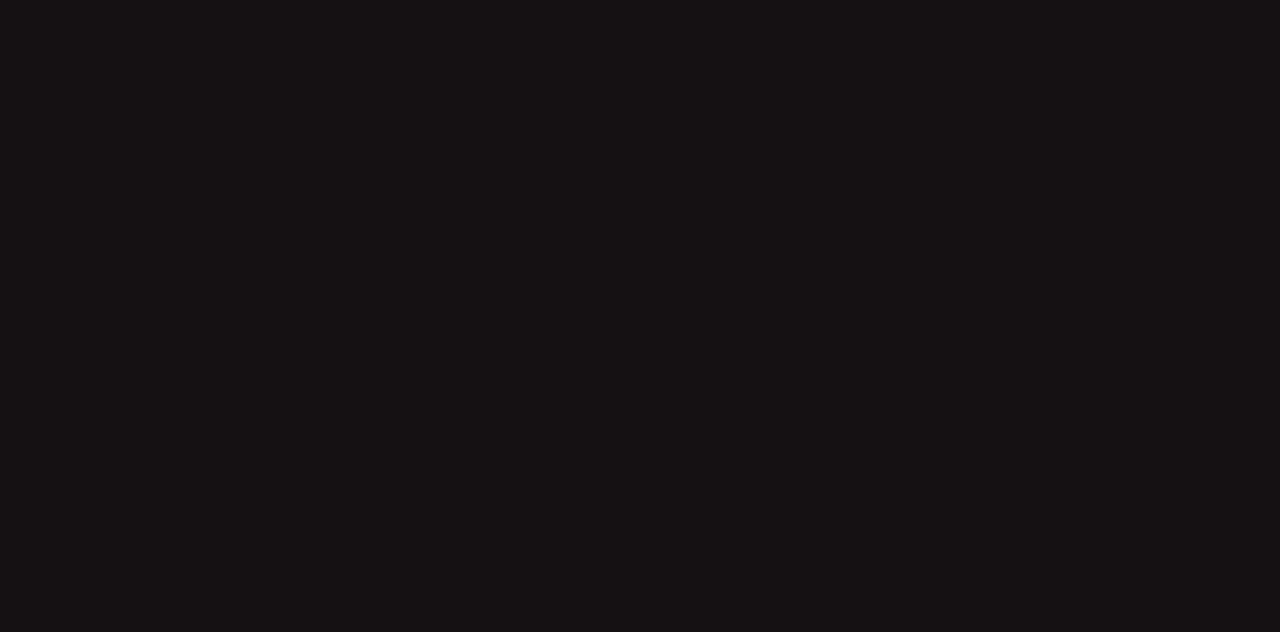
<file: syncro.html>
<!DOCTYPE html>
<html lang="es" style="scroll-behavior: smooth;">
<head>
    <meta charset="UTF-8">
    <meta name="viewport" content="width=device-width, initial-scale=1.0, maximum-scale=1.0">
    <title>SYNCRO | M | B. // Proyecto</title>
    <link href="https://fonts.googleapis.com/css2?family=Inter:wght@300;400;500;600&family=Space+Grotesk:wght@400;500;700&display=swap" rel="stylesheet">
    <style>
        :root { --dark-abyss: #151113; --tech-grid: rgba(255, 240, 245, 0.03); --border-strict: rgba(230, 215, 220, 0.12); --white-solid: #FDF9FA; --dim-grey: #AFA5A8; --accent-pastel: #F2D3DC; --cursor-bg: rgba(216, 162, 179, 0.15); --font-massive: 'Space Grotesk', sans-serif; --font-data: 'Inter', sans-serif; }
        body.light-mode { --dark-abyss: #FCF9FA; --tech-grid: rgba(0, 0, 0, 0.03); --border-strict: rgba(0, 0, 0, 0.12); --white-solid: #221A1D; --dim-grey: #7B6F73; --accent-pastel: #B05574; --cursor-bg: rgba(194, 130, 150, 0.12); }
        * { margin: 0; padding: 0; box-sizing: border-box; }
        body { background-color: var(--dark-abyss); color: var(--white-solid); font-family: var(--font-data); overflow-x: hidden; -webkit-font-smoothing: antialiased; cursor: none; transition: background-color 0.4s ease, color 0.4s ease; }
        html[lang="en"] .lang-es, html[lang="es"] .lang-en { display: none !important; }
        ::-webkit-scrollbar { width: 4px; } ::-webkit-scrollbar-thumb { background: var(--border-strict); border-radius: 10px; }
        
        .overlay-architecture { position: fixed; top: 0; left: 0; width: 100vw; height: 100vh; background-image: linear-gradient(var(--tech-grid) 1px, transparent 1px), linear-gradient(90deg, var(--tech-grid) 1px, transparent 1px); background-size: 7vw 7vw; z-index: -1; pointer-events: none; opacity: 0; animation: bootGrid 1.2s cubic-bezier(0.16, 1, 0.3, 1) forwards; }
        @keyframes bootGrid { 0% { opacity: 0; transform: scale(1.05) translateY(20px); } 100% { opacity: 1; transform: scale(1) translateY(0); } }
        
        .reveal { opacity: 0; transform: translateY(60px) scale(0.95) rotateX(-5deg); filter: blur(10px); transition: opacity 0.6s ease, transform 0.8s cubic-bezier(0.175, 0.885, 0.32, 1.05), filter 0.6s ease; will-change: opacity, transform, filter; }
        .reveal.is-visible { opacity: 1; transform: translateY(0) scale(1) rotateX(0deg); filter: blur(0px); }
        .delay-050 { transition-delay: 30ms; } .delay-100 { transition-delay: 60ms; } .delay-150 { transition-delay: 90ms; } .delay-200 { transition-delay: 120ms; } .delay-250 { transition-delay: 150ms; } .delay-300 { transition-delay: 180ms; }
        
        #cursor-dot { width: 8px; height: 8px; background: var(--accent-pastel); border-radius: 50%; position: fixed; pointer-events: none; transform: translate(-50%, -50%); z-index: 9999; transition: opacity 0.2s;}
        #cursor-ring { width: 40px; height: 40px; border: 1px solid var(--accent-pastel); border-radius: 50%; position: fixed; pointer-events: none; opacity: 0.7; transform: translate(-50%, -50%); z-index: 9998; transition: width 0.2s cubic-bezier(0.2, 1, 0.3, 1), height 0.2s cubic-bezier(0.2, 1, 0.3, 1), background-color 0.2s, opacity 0.2s; }
        
        #main-header { position: fixed; top: 18px; left: 50%; transform: translateX(-50%); width: max-content; padding: 8px 12px 8px 24px; background: rgba(21, 17, 19, 0.78); backdrop-filter: blur(16px); border: 1px solid var(--border-strict); border-radius: 999px; display: flex; align-items: center; gap: 40px; z-index: 1000; animation: headerBoot 1s cubic-bezier(0.16, 1, 0.3, 1) 0.1s forwards; opacity: 0; transition: transform 0.3s cubic-bezier(0.16, 1, 0.3, 1), background-color 0.3s ease; }
        body.light-mode #main-header { background: rgba(252, 249, 250, 0.75); }
        @keyframes headerBoot { 0% { opacity: 0; top: -30px; } 100% { opacity: 1; top: 18px; } }
        .header-hidden { transform: translate(-50%, -150%) !important; }
        
        .back-link { color: var(--dim-grey); font-size: 0.8rem; letter-spacing: 1px; font-weight: 500; text-transform: uppercase; text-decoration: none; cursor: none; display: flex; align-items: center; gap: 8px; transition: color 0.2s ease, transform 0.2s ease; }
        .back-link span.arrow { font-size: 1.1rem; line-height: 1; margin-bottom: 2px; }
        .back-link:hover { color: var(--white-solid); transform: translateX(-3px); }
        .header-controls { display: flex; gap: 12px; align-items: center; }
        .header-btn { background: transparent; border: 1.2px solid var(--border-strict); color: var(--dim-grey); font-family: var(--font-data); font-size: 0.7rem; letter-spacing: 1.5px; border-radius: 40px; padding: 7px 18px; text-transform: uppercase; transition: all 0.2s ease; cursor: none; font-weight: 500; height: 34px; display: flex; align-items: center; justify-content: center; }
        .header-btn:hover { color: var(--dark-abyss); background: var(--accent-pastel); border-color: var(--accent-pastel); }
        .lang-switch-lbl { opacity: 0.4; font-weight: 400; transition: opacity 0.2s; }
        html[lang="es"] .lang-switch-lbl.es, html[lang="en"] .lang-switch-lbl.en { opacity: 1; font-weight: 700; color: var(--accent-pastel); }
        .lang-sep { opacity: 0.3; margin: 0 4px; pointer-events: none; }
        
        #content-layer { padding-top: 20vh; position: relative; z-index: 10; width: 100%; transition: opacity 0.3s, transform 0.3s, filter 0.3s; }
        .container { width: 90%; max-width: 1000px; margin: auto; padding-bottom: 10vh; }
        .section-label { font-size: 0.7rem; color: var(--accent-pastel); display: block; letter-spacing: 3px; font-weight: 500; text-transform: uppercase; margin-bottom: 25px; }
        .project-title { font-family: var(--font-massive); font-size: clamp(3rem, 8vw, 9vw); line-height: 0.95; font-weight: 500; letter-spacing: -0.04em; text-transform: uppercase; border-bottom: 1px solid var(--border-strict); padding-bottom: 25px; margin-bottom: 8vh; }
        
        .project-img-wrapper { width: 100%; overflow: hidden; border-radius: 8px; margin-bottom: 8vh; position: relative; cursor: none; }
        .project-img-wrapper img { width: 100%; height: auto; display: block; filter: grayscale(40%); clip-path: inset(12% 12% 12% 12% round 8px); transition: clip-path 0.8s cubic-bezier(0.16, 1, 0.3, 1), transform 0.8s cubic-bezier(0.16, 1, 0.3, 1), filter 0.4s ease; transform: scale(1.15); }
        .reveal.is-visible.project-img-wrapper img { clip-path: inset(0% 0% 0% 0% round 8px); transform: scale(1); }
        .project-img-wrapper:hover img { transform: scale(1.03); filter: grayscale(0%) brightness(1.02); }
        
        .project-text { font-size: 1.05rem; line-height: 1.7; color: var(--dim-grey); text-align: justify; margin-bottom: 10vh; width: 100%; margin-left: 0; margin-right: 0; }
        footer { padding: 8vh 5vw; border-top: 1px solid var(--border-strict); display: flex; flex-direction: column; align-items: center; gap: 15px; text-align: center; margin-top: 5vh;}
        .footer-logo { font-family: var(--font-massive); font-size: 1.5rem; color: var(--white-solid); }
        .footer-text { font-family: var(--font-data); color: var(--dim-grey); font-size: 0.7rem; letter-spacing: 2px; text-transform: uppercase; }
    </style>
</head>
<body>
    <div class="overlay-architecture"></div>
    <div id="cursor-dot"></div><div id="cursor-ring"></div>
    <header id="main-header">
        <a href="index.html#portfolio" class="back-link hover-trigger"><span class="arrow">←</span><span class="lang-es">Volver</span><span class="lang-en">Back</span></a>
        <div class="header-controls">
            <button id="toggle-theme-btn" class="header-btn hover-trigger">☼ / ☾</button>
            <button id="toggle-lang-btn" class="header-btn hover-trigger"><span class="lang-switch-lbl es">ES</span><span class="lang-sep">|</span><span class="lang-switch-lbl en">EN</span></button>
        </div>
    </header>
    <main id="content-layer">
        <div class="container">
            <span class="section-label reveal">[ 07.01 PROYECTO // PROJECT ]</span>
            <h1 class="project-title reveal delay-050">SYNCRO</h1>
            <div class="project-img-wrapper reveal delay-100 hover-trigger"><img src="profile10.jpg" alt="Reloj Deportivo"></div>
            <p class="project-text reveal delay-150">
                <span class="lang-es">Syncro es un proyecto de diseño centrado en el desarrollo formal de un reloj deportivo para su uso tanto en actividad física como en el día a día. El trabajo se enfocó en definir una geometría limpia, equilibrada y apta para ambos sexos, evitando una apariencia excesivamente técnica. El resultado es un reloj versátil que mantiene su identidad deportiva sin desentonar en contextos urbanos y cotidianos.</span>
                <span class="lang-en">Syncro is a design project focused on the formal development of a sports watch for both physical activity and everyday use. The work aimed to define a clean, balanced geometry suitable for all genders, avoiding an overly technical appearance. The result is a versatile watch that maintains its sporty identity without clashing in urban contexts.</span>
            </p>
            <p class="project-text reveal delay-200">
                <span class="lang-es">El resultado es un reloj versátil que mantiene su identidad deportiva sin desentonar en contextos urbanos y cotidianos, optimizando la ergonomía y la legibilidad mediante un lenguaje visual minimalista y coherente.</span>
                <span class="lang-en">The result is a versatile watch that maintains its sporty identity without clashing in urban and everyday contexts, optimizing ergonomics and readability through a minimalist and coherent visual language.</span>
            </p>
        </div>
        <footer class="reveal delay-100"><div class="footer-logo">M | B.</div><div class="footer-text"><span class="lang-es">Borbála Major · Ingeniera en diseño industrial</span><span class="lang-en">Borbála Major · Industrial Design Engineer</span></div></footer>
    </main>
    <script>
        document.addEventListener('DOMContentLoaded', () => {
            if ('scrollRestoration' in history) { history.scrollRestoration = 'manual'; } window.scrollTo(0, 0);
            const curDot = document.getElementById('cursor-dot'), curRing = document.getElementById('cursor-ring');
            let mX = 0, mY = 0, rX = 0, rY = 0;
            document.addEventListener('mousemove', e => { mX = e.clientX; mY = e.clientY; curDot.style.left = `${mX}px`; curDot.style.top = `${mY}px`; });
            const loop = () => { rX += (mX - rX) * 0.15; rY += (mY - rY) * 0.15; curRing.style.left = `${rX}px`; curRing.style.top = `${rY}px`; requestAnimationFrame(loop); }; loop();
            document.querySelectorAll('.hover-trigger, button, a').forEach(el => {
                el.addEventListener('mouseenter', () => { curRing.style.width = '64px'; curRing.style.height = '64px'; curRing.style.backgroundColor = getComputedStyle(document.body).getPropertyValue('--cursor-bg').trim(); curRing.style.borderWidth = '0'; curDot.style.opacity = '0.3'; });
                el.addEventListener('mouseleave', () => { curRing.style.width = '40px'; curRing.style.height = '40px'; curRing.style.backgroundColor = 'transparent'; curRing.style.borderWidth = '1px'; curDot.style.opacity = '1'; });
            });
            const observer = new IntersectionObserver(entries => { entries.forEach(entry => { if(entry.isIntersecting) { entry.target.classList.add('is-visible'); observer.unobserve(entry.target); }}); }, { threshold: 0.1 });
            document.querySelectorAll('.reveal').forEach(el => observer.observe(el));
            document.getElementById('toggle-theme-btn').addEventListener('click', () => document.body.classList.toggle('light-mode'));
            let curLang = 'es'; document.getElementById('toggle-lang-btn').addEventListener('click', () => {
                const layer = document.getElementById('content-layer');
                layer.style.transition = 'opacity 0.3s cubic-bezier(0.8, 0, 0.2, 1), transform 0.3s cubic-bezier(0.8, 0, 0.2, 1), filter 0.3s cubic-bezier(0.8, 0, 0.2, 1)';
                layer.style.opacity = '0'; layer.style.transform = 'translateY(15px) scale(0.97)'; layer.style.filter = 'blur(10px)';
                setTimeout(() => { curLang = curLang === 'es' ? 'en' : 'es'; document.documentElement.lang = curLang; layer.style.opacity = '1'; layer.style.transform = 'translateY(0) scale(1)'; layer.style.filter = 'blur(0)'; setTimeout(() => { layer.style.transition = ''; }, 350); }, 250);
            });
            let lastS = 0; const h = document.getElementById('main-header');
            window.addEventListener('scroll', () => { const s = window.scrollY; if(s > lastS && s > 60) h.classList.add('header-hidden'); else h.classList.remove('header-hidden'); lastS = s; }, {passive:true});
        });
    </script>
</body>
</html>
</file>
